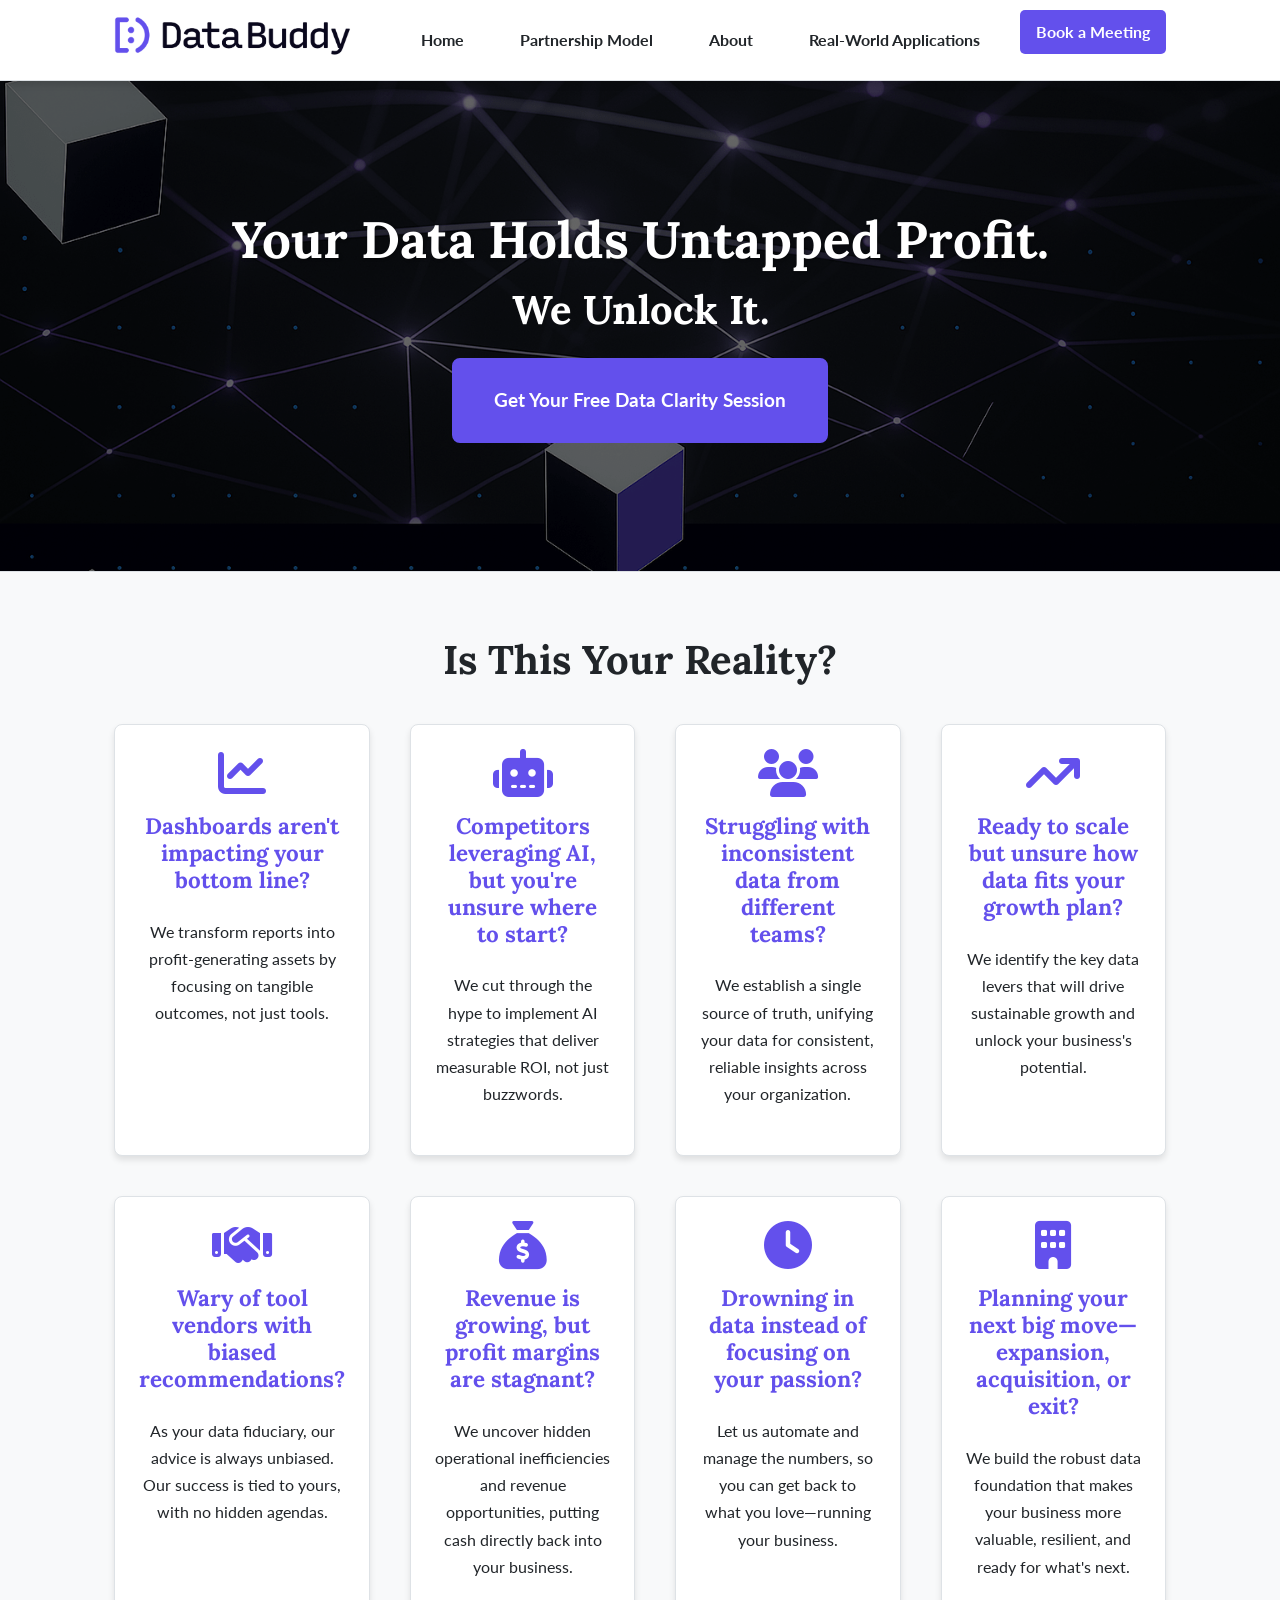
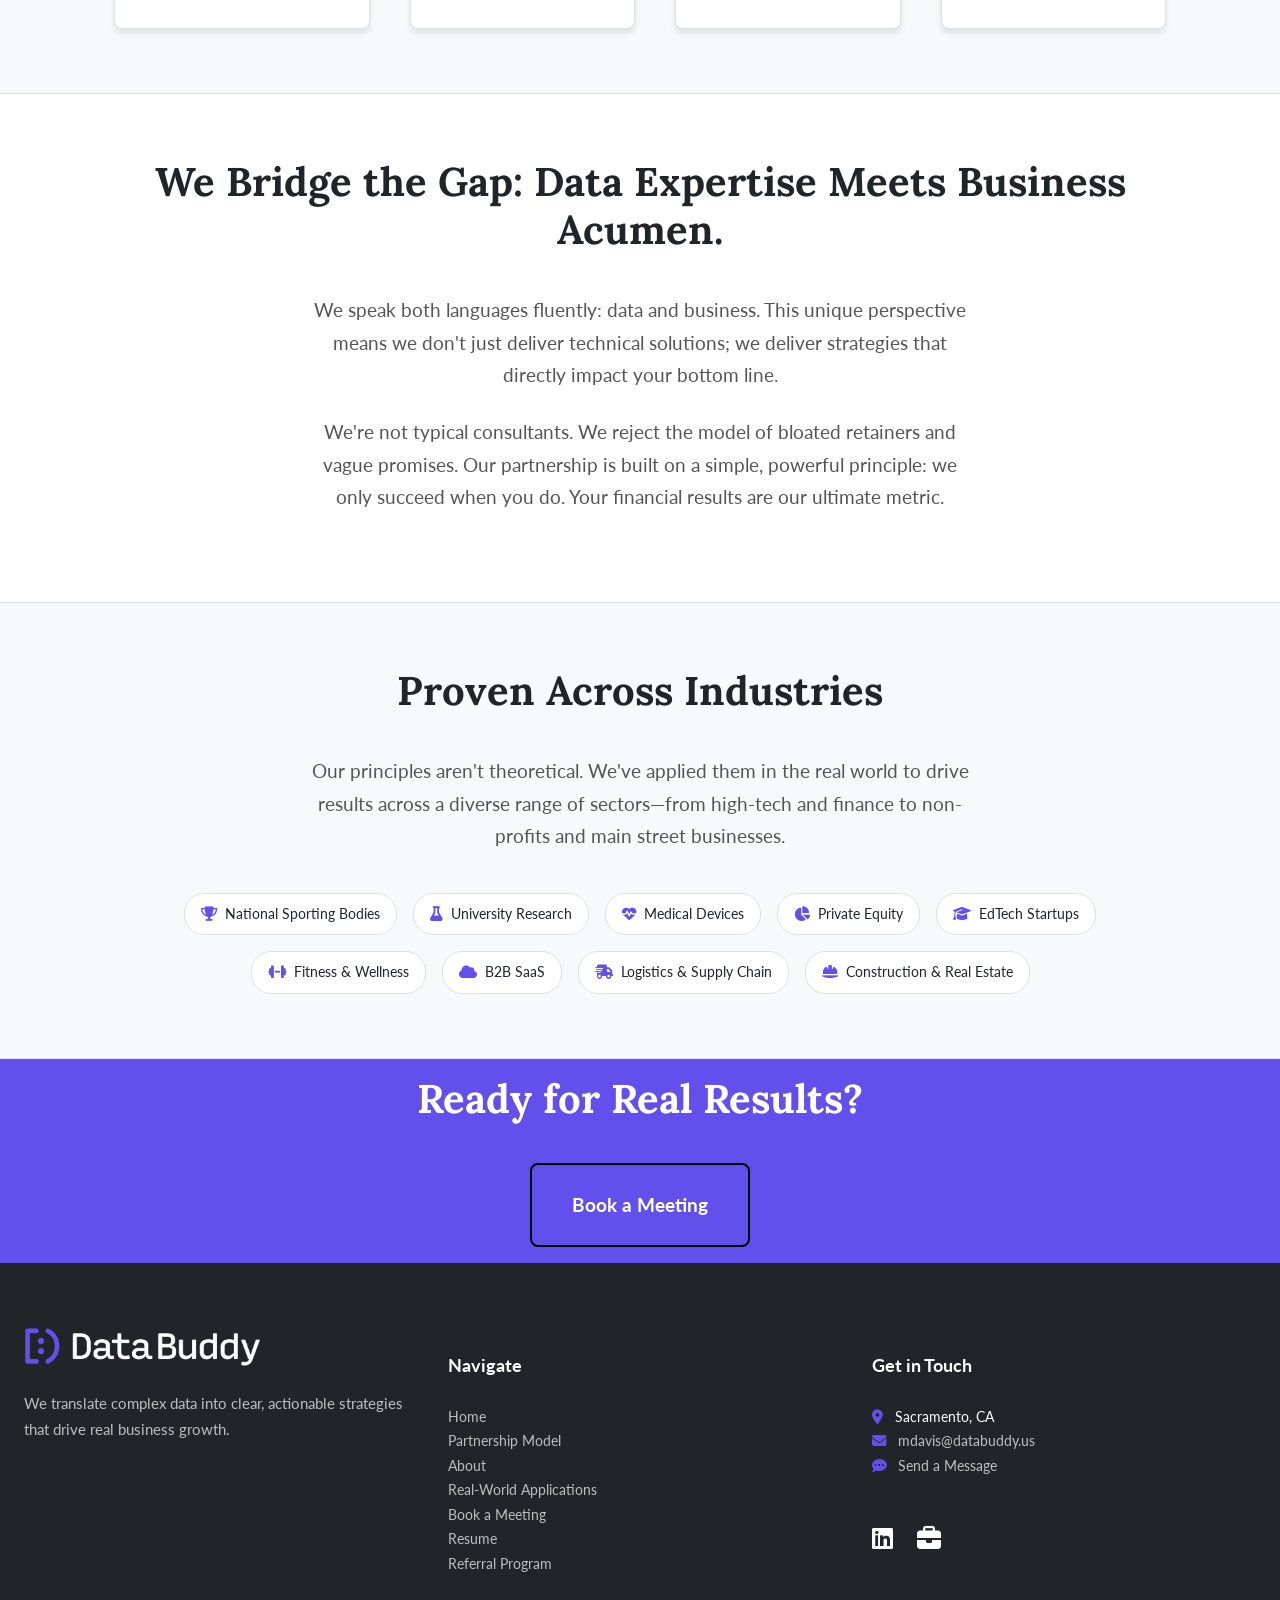
<file: index.html>
<!DOCTYPE html>
<html lang="en">

<head>
    <meta charset="UTF-8">
    <meta name="viewport" content="width=device-width, initial-scale=1.0">

    <!-- SEO Meta Tags -->
    <title>DataBuddy | Unlock Clarity, Drive Growth</title>
    <meta name="description"
        content="DataBuddy helps SMBs gain clarity, save time, and boost profit. Partner with us to transform your data into a powerful asset.">

    <!-- Google Fonts -->
    <link rel="preconnect" href="https://fonts.googleapis.com">
    <link rel="preconnect" href="https://fonts.gstatic.com" crossorigin>
    <link href="https://fonts.googleapis.com/css2?family=Lato:wght@400;700&family=Lora:wght@400;700&display=swap"
        rel="stylesheet">

    <!-- Stylesheet -->
    <link rel="stylesheet" href="style.css">
    <link rel="stylesheet" href="https://cdnjs.cloudflare.com/ajax/libs/font-awesome/6.5.2/css/all.min.css"
        integrity="sha512-SnH5WK+bZxgPHs44uWIX+LLJAJ9/2PkPKZ5QiAj6Ta86w+fsb2TkcmfRyVX3pBnMFcV7oQPJkl9QevSCWr3W6A=="
        crossorigin="anonymous" referrerpolicy="no-referrer" />

    <!-- JSON-LD Schema Markup -->
    <script type="application/ld+json">
    {
      "@context": "https://schema.org",
      "@type": "ProfessionalService",
      "name": "DataBuddy",
      "description": "A data consultancy for SMBs, specializing in data strategy, analytics, and AI integration to drive profit and efficiency.",
      "url": "https://databuddy.us",
      "logo": "assets/DataBuddy logo color RGB.png",
      "serviceType": "Data Consulting",
      "areaServed": "US",
      "hasOfferCatalog": {
        "@type": "OfferCatalog",
        "name": "DataBuddy Services",
        "itemListElement": [
          {
            "@type": "OfferCatalog",
            "name": "Data Strategy & Analytics",
            "itemListElement": [
              {
                "@type": "Offer",
                "itemOffered": {
                  "@type": "Service",
                  "name": "Fractional CDO Services"
                }
              },
              {
                "@type": "Offer",
                "itemOffered": {
                  "@type": "Service",
                  "name": "Data Automation"
                }
              }
            ]
          }
        ]
      }
    }
    </script>
</head>

<body>
    <div class="wrapper">
        <header class="site-header">
            <div class="container header-container">
                <a href="index.html" class="site-logo">
                    <img src="assets/DataBuddy logo color RGB.png" alt="DataBuddy Logo">
                </a>
                <button class="nav-toggle" aria-controls="main-nav" aria-expanded="false">
                    <span class="hamburger" aria-hidden="true"></span>
                    <span class="sr-only">Menu</span>
                </button>
                <nav class="main-nav" id="main-nav">
                    <ul>
                        <li><a href="index.html" class="active">Home</a></li>
                        <li><a href="partnership-model.html">Partnership Model</a></li>
                        <li><a href="about.html">About</a></li>
                        <li><a href="real-world-applications.html">Real-World Applications</a></li>
                        <li><a href="contact.html" class="nav-button">Book a Meeting</a></li>
                    </ul>
                </nav>
            </div>
        </header>

        <main>
            <section class="hero">
                <div class="container">
                    <h1>Your Data Holds Untapped Profit.</h1>
                    <h2>We Unlock It.</h2>
                    <a href="contact.html" class="cta-button">Get Your Free Data Clarity Session</a>
                </div>
            </section>

            <section class="problem-solution bg-light">
                <div class="container">
                    <h2 class="section-title">Is This Your Reality?</h2>
                    <div class="problem-cards">
                        <div class="problem-card">
                            <i class="fa-solid fa-chart-line"></i>
                            <h3>Dashboards aren't impacting your bottom line?</h3>
                            <p>We transform reports into profit-generating assets by focusing on tangible outcomes, not
                                just tools.</p>
                        </div>
                        <div class="problem-card">
                            <i class="fa-solid fa-robot"></i>
                            <h3>Competitors leveraging AI, but you're unsure where to start?</h3>
                            <p>We cut through the hype to implement AI strategies that deliver measurable ROI, not just
                                buzzwords.</p>
                        </div>
                        <div class="problem-card">
                            <i class="fa-solid fa-users"></i>
                            <h3>Struggling with inconsistent data from different teams?</h3>
                            <p>We establish a single source of truth, unifying your data for consistent, reliable
                                insights across your organization.</p>
                        </div>
                        <div class="problem-card">
                            <i class="fa-solid fa-arrow-trend-up"></i>
                            <h3>Ready to scale but unsure how data fits your growth plan?</h3>
                            <p>We identify the key data levers that will drive sustainable growth and unlock your
                                business's potential.</p>
                        </div>
                        <div class="problem-card">
                            <i class="fa-solid fa-handshake"></i>
                            <h3>Wary of tool vendors with biased recommendations?</h3>
                            <p>As your data fiduciary, our advice is always unbiased. Our success is tied to yours, with
                                no hidden agendas.</p>
                        </div>
                        <div class="problem-card">
                            <i class="fa-solid fa-sack-dollar"></i>
                            <h3>Revenue is growing, but profit margins are stagnant?</h3>
                            <p>We uncover hidden operational inefficiencies and revenue opportunities, putting cash
                                directly back into your business.</p>
                        </div>
                        <div class="problem-card">
                            <i class="fa-solid fa-clock"></i>
                            <h3>Drowning in data instead of focusing on your passion?</h3>
                            <p>Let us automate and manage the numbers, so you can get back to what you love—running your
                                business.</p>
                        </div>
                        <div class="problem-card">
                            <i class="fa-solid fa-building"></i>
                            <h3>Planning your next big move—expansion, acquisition, or exit?</h3>
                            <p>We build the robust data foundation that makes your business more valuable, resilient,
                                and ready for what's next.</p>
                        </div>
                    </div>
                </div>
            </section>

            <section class="reiterate">
                <div class="container text-center">
                    <h2 class="section-title">We Bridge the Gap: Data Expertise Meets Business Acumen.</h2>
                    <p class="subtitle">We speak both languages fluently: data and business. This unique perspective
                        means we don't just deliver technical solutions; we deliver strategies that directly impact your
                        bottom line.</p>
                    <p class="subtitle">We're not typical consultants. We reject the model of bloated retainers and
                        vague promises. Our partnership is built on a simple, powerful principle: we only succeed when
                        you do. Your financial results are our ultimate metric.</p>
                </div>
            </section>

            <section class="trusted-by bg-light">
                <div class="container">
                    <h2 class="section-title">Proven Across Industries</h2>
                    <p class="subtitle">Our principles aren't theoretical. We've applied them in the real world to
                        drive results across a diverse range of sectors—from high-tech and finance to non-profits and
                        main street businesses.</p>
                    <div class="industry-grid">
                        <div class="industry-card">
                            <i class="fa-solid fa-trophy"></i>
                            <span>National Sporting Bodies</span>
                        </div>
                        <div class="industry-card">
                            <i class="fa-solid fa-flask"></i>
                            <span>University Research</span>
                        </div>
                        <div class="industry-card">
                            <i class="fa-solid fa-heart-pulse"></i>
                            <span>Medical Devices</span>
                        </div>
                        <div class="industry-card">
                            <i class="fa-solid fa-chart-pie"></i>
                            <span>Private Equity</span>
                        </div>
                        <div class="industry-card">
                            <i class="fa-solid fa-graduation-cap"></i>
                            <span>EdTech Startups</span>
                        </div>
                        <div class="industry-card">
                            <i class="fa-solid fa-dumbbell"></i>
                            <span>Fitness & Wellness</span>
                        </div>
                        <div class="industry-card">
                            <i class="fa-solid fa-cloud"></i>
                            <span>B2B SaaS</span>
                        </div>
                        <div class="industry-card">
                            <i class="fa-solid fa-truck-fast"></i>
                            <span>Logistics & Supply Chain</span>
                        </div>
                        <div class="industry-card">
                            <i class="fa-solid fa-hard-hat"></i>
                            <span>Construction & Real Estate</span>
                        </div>
                    </div>
                </div>
            </section>

            <section class="cta-bottom text-center">
                <div class="container">
                    <h2 class="section-title">Ready for Real Results?</h2>
                    <a href="contact.html" class="cta-button">Book a Meeting</a>
                </div>
            </section>
        </main>

        <footer id="footer" class="main-footer">
            <div>
                <div class="footer-grid">
                    <div class="footer-column">
                        <a href="index.html" class="footer-logo-link">
                            <img src="assets/DataBuddy logo color white letters RGB.png" alt="DataBuddy LLC Logo"
                                class="logo-image">
                        </a>
                        <p class="footer-tagline">We translate complex data into clear, actionable strategies that drive
                            real business growth.</p>
                    </div>

                    <div class="footer-column">
                        <h4 class="footer-heading">Navigate</h4>
                        <ul class="footer-nav-vertical">
                            <li><a href="index.html" class="nav-link">Home</a></li>
                            <li><a href="partnership-model.html" class="nav-link">Partnership Model</a></li>
                            <li><a href="about.html" class="nav-link">About</a></li>
                            <li><a href="real-world-applications.html" class="nav-link">Real-World Applications</a></li>
                            <li><a href="contact.html" class="nav-link">Book a Meeting</a></li>
                            <li><a href="resume.html" class="nav-link">Resume</a></li>
                            <li><a href="referral_one_pager.html" class="nav-link">Referral Program</a></li>
                        </ul>
                    </div>

                    <div class="footer-column">
                        <h4 class="footer-heading">Get in Touch</h4>
                        <ul class="footer-contact-list">
                            <li><i class="fa-solid fa-location-dot"></i> <span>Sacramento, CA</span></li>
                            <li><i class="fa-solid fa-envelope"></i> <a href="mailto:mdavis@databuddy.us"
                                    class="nav-link">mdavis@databuddy.us</a></li>
                            <li><i class="fa-solid fa-comment-dots"></i> <a href="contact.html" class="nav-link">Send a Message</a></li>
                        </ul>
                        <div class="footer-socials">
                            <a href="https://www.linkedin.com/in/michaeladavis1/" target="_blank"
                                rel="noopener noreferrer" class="social-link" aria-label="LinkedIn Profile">
                                <i class="fa-brands fa-linkedin"></i>
                            </a>
                            <a href="https://metricdrive.us" target="_blank" rel="noopener noreferrer"
                                class="social-link" aria-label="MetricDrive Website">
                                <i class="fa-solid fa-briefcase"></i>
                            </a>
                        </div>
                    </div>
</file>
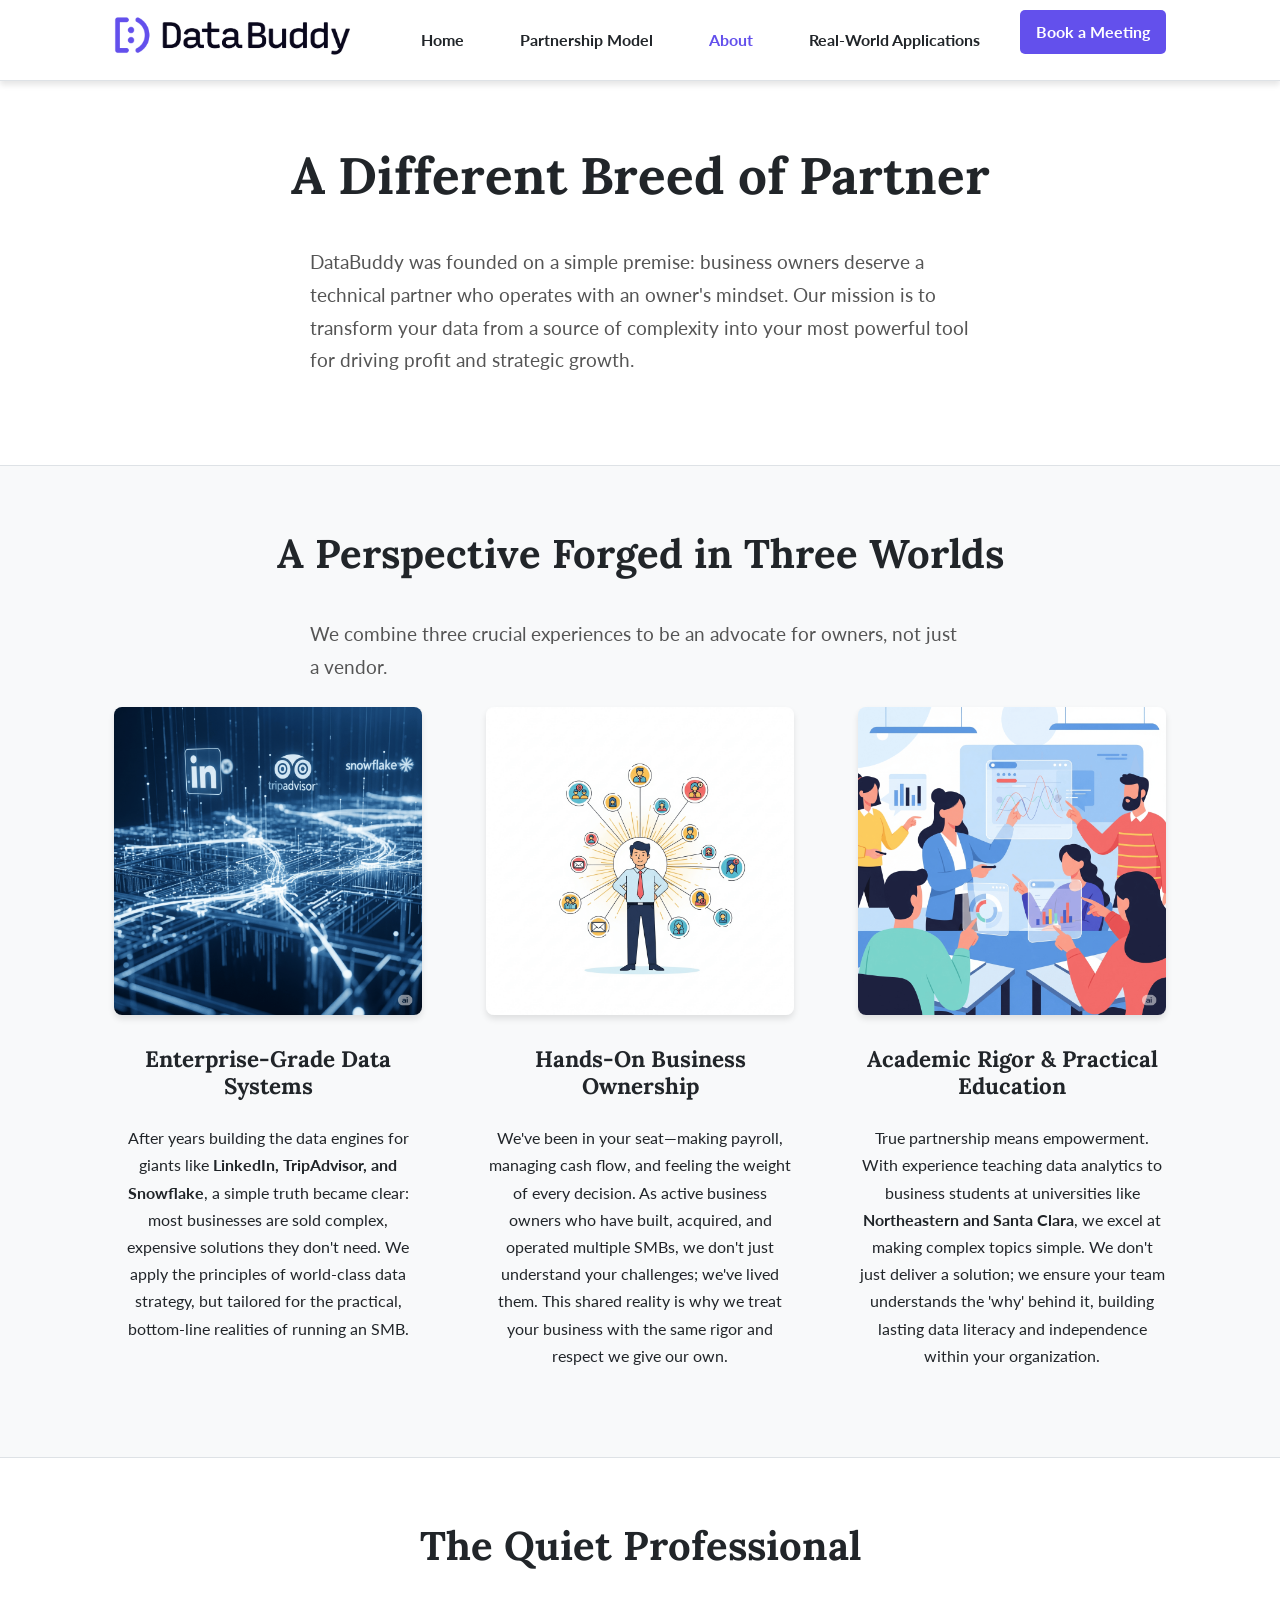
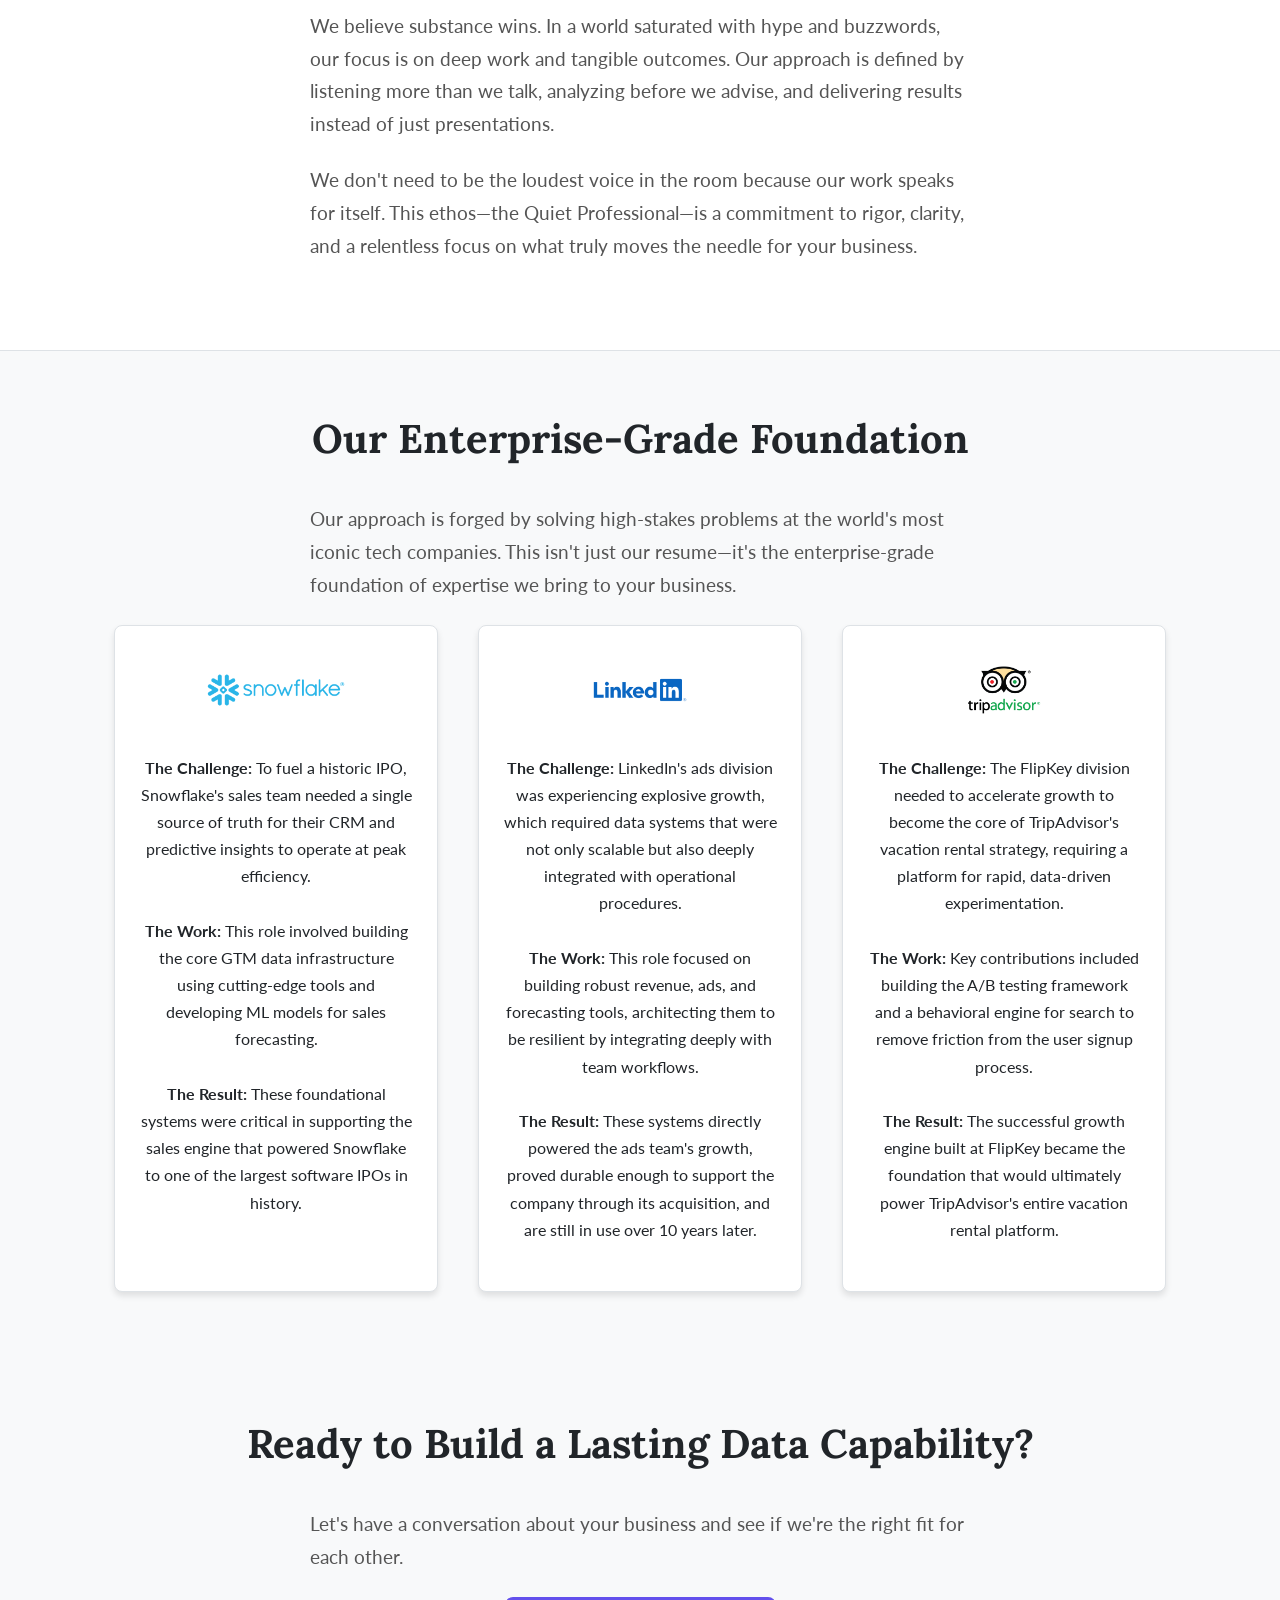
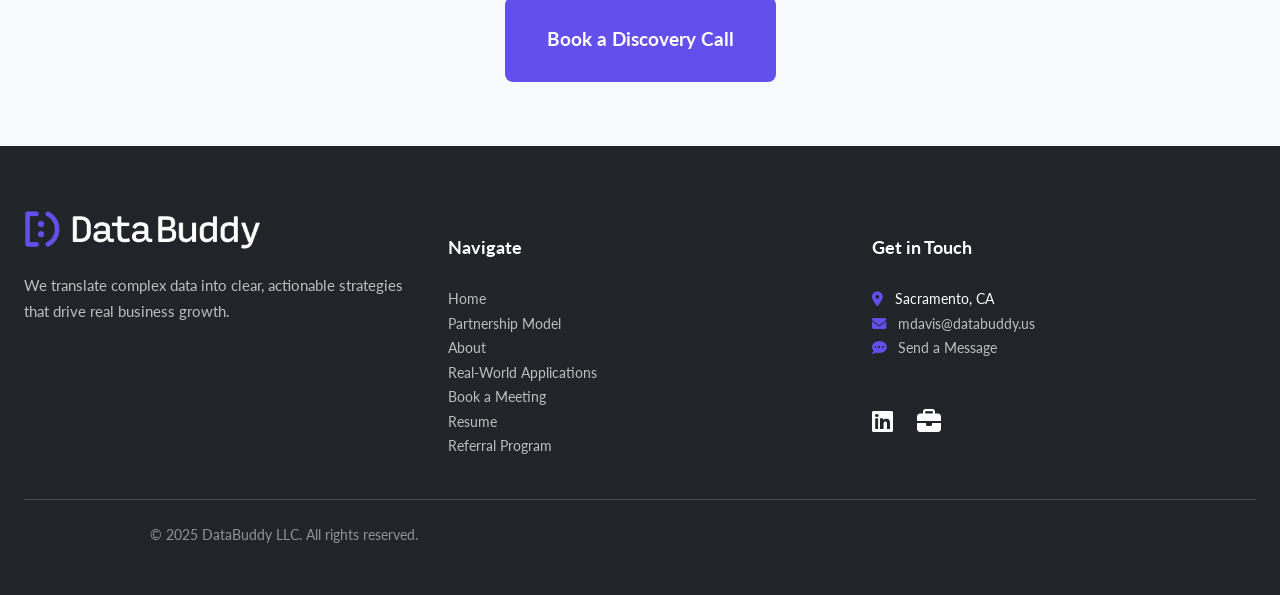
<file: about.html>
<!DOCTYPE html>
<html lang="en">

<head>
    <meta charset="UTF-8">
    <meta name="viewport" content="width=device-width, initial-scale=1.0">

    <!-- SEO Meta Tags -->
    <title>DataBuddy | Unlock Clarity, Drive Growth</title>
    <meta name="description"
        content="DataBuddy helps SMBs gain clarity, save time, and boost profit. Partner with us to transform your data into a powerful asset.">

    <!-- Google Fonts -->
    <link rel="preconnect" href="https://fonts.googleapis.com">
    <link rel="preconnect" href="https://fonts.gstatic.com" crossorigin>
    <link href="https://fonts.googleapis.com/css2?family=Lato:wght@400;700&family=Lora:wght@400;700&display=swap"
        rel="stylesheet">

    <!-- Stylesheet -->
    <link rel="stylesheet" href="style.css">
    <link rel="stylesheet" href="https://cdnjs.cloudflare.com/ajax/libs/font-awesome/6.5.2/css/all.min.css"
        integrity="sha512-SnH5WK+bZxgPHs44uWIX+LLJAJ9/2PkPKZ5QiAj6Ta86w+fsb2TkcmfRyVX3pBnMFcV7oQPJkl9QevSCWr3W6A=="
        crossorigin="anonymous" referrerpolicy="no-referrer" />

    <!-- JSON-LD Schema Markup -->
    <script type="application/ld+json">
    {
      "@context": "https://schema.org",
      "@type": "ProfessionalService",
      "name": "DataBuddy",
      "description": "A data consultancy for SMBs, specializing in data strategy, analytics, and AI integration to drive profit and efficiency.",
      "url": "https://databuddy.us",
      "logo": "assets/DataBuddy logo color RGB.png",
      "serviceType": "Data Consulting",
      "areaServed": "US",
      "hasOfferCatalog": {
        "@type": "OfferCatalog",
        "name": "DataBuddy Services",
        "itemListElement": [
          {
            "@type": "OfferCatalog",
            "name": "Data Strategy & Analytics",
            "itemListElement": [
              {
                "@type": "Offer",
                "itemOffered": {
                  "@type": "Service",
                  "name": "Fractional CDO Services"
                }
              },
              {
                "@type": "Offer",
                "itemOffered": {
                  "@type": "Service",
                  "name": "Data Automation"
                }
              }
            ]
          }
        ]
      }
    }
    </script>
</head>

<body>
    <div class="wrapper">
        <header class="site-header">
            <div class="container header-container">
                <a href="index.html" class="site-logo">
                    <img src="assets/DataBuddy logo color RGB.png" alt="DataBuddy Logo">
                </a>
                <button class="nav-toggle" aria-controls="main-nav" aria-expanded="false">
                    <span class="hamburger" aria-hidden="true"></span>
                    <span class="sr-only">Menu</span>
                </button>
                <nav class="main-nav" id="main-nav">
                    <ul>
                        <li><a href="index.html">Home</a></li>
                        <li><a href="partnership-model.html">Partnership Model</a></li>
                        <li><a href="about.html" class="active">About</a></li>
                        <li><a href="real-world-applications.html">Real-World Applications</a></li>
                        <li><a href="contact.html" class="nav-button">Book a Meeting</a></li>
                    </ul>
                </nav>
            </div>
        </header>

        <main>
            <section class="page-header">
                <div class="container">
                    <h1 class="section-title">A Different Breed of Partner</h1>
                    <p class="subtitle">DataBuddy was founded on a simple premise: business owners deserve a technical
                        partner who operates with an owner's mindset. Our mission is to transform your data from a
                        source of complexity into your most powerful tool for driving profit and strategic growth.</p>
                </div>
            </section>

            <section class="philosophy-content bg-light">
                <div class="container">
                    <h2 class="section-title">A Perspective Forged in Three Worlds</h2>
                    <p class="subtitle">We combine three crucial experiences to be an advocate for owners, not just a
                        vendor.</p>
                    <div class="philosophy-grid">
                        <div class="philosophy-item">
                            <img src="assets/enterprise_experience.png" alt="Illustration of a high tech data system">
                            <h3>Enterprise-Grade Data Systems</h3>
                            <p>After years building the data engines for giants like <strong>LinkedIn, TripAdvisor, and
                                    Snowflake</strong>, a simple truth became clear: most businesses are sold complex,
                                expensive solutions they don't need. We apply the principles of world-class data
                                strategy, but tailored for the practical, bottom-line realities of running an SMB.</p>
                        </div>
                        <div class="philosophy-item">
                            <img src="assets/owner_many_hats.png"
                                alt="Illustration of a business owner considering many responsibilities">
                            <h3>Hands-On Business Ownership</h3>
                            <p>We've been in your seat—making payroll, managing cash flow, and feeling the weight of
                                every decision. As active business owners who have built, acquired, and operated
                                multiple SMBs, we don't just understand your challenges; we've lived them. This shared
                                reality is why we treat your business with the same rigor and respect we give our own.
                            </p>
                        </div>
                        <div class="philosophy-item">
                            <img src="assets/modern_teaching.png" alt="Illustration of a project based classroom">
                            <h3>Academic Rigor & Practical Education</h3>
                            <p>True partnership means empowerment. With experience teaching data analytics to business
                                students at universities like <strong>Northeastern and Santa Clara</strong>, we excel at
                                making complex topics simple. We don't just deliver a solution; we ensure your team
                                understands the 'why' behind it, building lasting data literacy and independence within
                                your organization.</p>
                        </div>
                    </div>
                </div>
            </section>

            <section class="quiet-professional">
                <div class="container">
                    <h2 class="section-title">The Quiet Professional</h2>
                    <p class="subtitle">We believe substance wins. In a world saturated with hype and buzzwords, our
                        focus is on deep work and tangible outcomes. Our approach is defined by listening more than we
                        talk, analyzing before we advise, and delivering results instead of just presentations.</p>
                    <p class="subtitle">We don't need to be the loudest voice in the room because our work speaks for
                        itself. This ethos—the Quiet Professional—is a commitment to rigor, clarity, and a relentless
                        focus on what truly moves the needle for your business.</p>
                </div>
            </section>

            <section class="experience-section bg-light">
                <div class="container">
                    <h2 class="section-title">Our Enterprise-Grade Foundation</h2>
                    <p class="subtitle">Our approach is forged by solving high-stakes problems at the world's most
                        iconic tech companies. This isn't just our resume—it's the enterprise-grade foundation of
                        expertise we bring to your business.</p>
                    <div class="experience-grid">
                        <div class="experience-card">
                            <img src="assets/snowflake-logo.png" alt="Snowflake Logo" class="experience-logo">
                            <p><strong>The Challenge:</strong> To fuel a historic IPO,
                                Snowflake's sales team needed a single source of truth for their CRM and predictive
                                insights to operate at peak efficiency.<br><br><strong>The Work:</strong> This role
                                involved building the core GTM data infrastructure using cutting-edge tools and
                                developing ML models for sales forecasting.<br><br><strong>The Result:</strong>
                                These foundational systems were critical in supporting the sales engine that powered
                                Snowflake to one of the largest software IPOs in history.</p>
                        </div>
                        <div class="experience-card">
                            <img src="assets/linkedin-logo.png" alt="LinkedIn Logo" class="experience-logo">
                            <p><strong>The Challenge:</strong> LinkedIn's ads division was
                                experiencing explosive growth, which required data systems that were not only
                                scalable but also deeply integrated with operational procedures.<br><br><strong>The
                                    Work:</strong> This role focused on building robust revenue, ads, and
                                forecasting tools, architecting them to be resilient by integrating deeply with team
                                workflows.<br><br><strong>The Result:</strong> These systems directly powered the
                                ads team's growth, proved durable enough to support the company through its
                                acquisition, and are still in use over 10 years later.</p>
                        </div>
                        <div class="experience-card">
                            <img src="assets/tripadvisor-logo.png" alt="TripAdvisor Logo" class="experience-logo">
                            <p><strong>The Challenge:</strong> The FlipKey division needed
                                to accelerate growth to become the core of TripAdvisor's vacation rental strategy,
                                requiring a platform for rapid, data-driven experimentation.<br><br><strong>The
                                    Work:</strong> Key contributions included building the A/B testing framework and
                                a behavioral engine for search to remove friction from the user signup
                                process.<br><br><strong>The Result:</strong> The successful growth engine built at
                                FlipKey became the foundation that would ultimately power TripAdvisor's entire
                                vacation rental platform.</p>
                        </div>
                    </div>
                </div>
            </section>
        </main>

        <section class="cta-section bg-light">
            <div class="container text-center">
                <h2 class="section-title">Ready to Build a Lasting Data Capability?</h2>
                <p class="subtitle">Let's have a conversation about your business and see if we're the right fit for
                    each other.</p>
                <a href="contact.html" class="cta-button">Book a Discovery Call</a>
            </div>
        </section>

        <footer id="footer" class="main-footer">
            <div>
                <div class="footer-grid">
                    <div class="footer-column">
                        <a href="index.html" class="footer-logo-link">
                            <img src="assets/DataBuddy logo color white letters RGB.png" alt="DataBuddy LLC Logo"
                                class="logo-image">
                        </a>
                        <p class="footer-tagline">We translate complex data into clear, actionable strategies that drive
                            real business growth.</p>
                    </div>

                    <div class="footer-column">
                        <h4 class="footer-heading">Navigate</h4>
                        <ul class="footer-nav-vertical">
                            <li><a href="index.html" class="nav-link">Home</a></li>
                            <li><a href="partnership-model.html" class="nav-link">Partnership Model</a></li>
                            <li><a href="about.html" class="nav-link">About</a></li>
                            <li><a href="real-world-applications.html" class="nav-link">Real-World Applications</a></li>
                            <li><a href="contact.html" class="nav-link">Book a Meeting</a></li>
                            <li><a href="resume.html" class="nav-link">Resume</a></li>
                            <li><a href="referral_one_pager.html" class="nav-link">Referral Program</a></li>
                        </ul>
                    </div>

                    <div class="footer-column">
                        <h4 class="footer-heading">Get in Touch</h4>
                        <ul class="footer-contact-list">
                            <li><i class="fa-solid fa-location-dot"></i> <span>Sacramento, CA</span></li>
                            <li><i class="fa-solid fa-envelope"></i> <a href="mailto:mdavis@databuddy.us"
                                    class="nav-link">mdavis@databuddy.us</a></li>
                            <li><i class="fa-solid fa-comment-dots"></i> <a href="contact.html" class="nav-link">Send a Message</a></li>
                        </ul>
                        <div class="footer-socials">
                            <a href="https://www.linkedin.com/in/michaeladavis1/" target="_blank"
                                rel="noopener noreferrer" class="social-link" aria-label="LinkedIn Profile">
                                <i class="fa-brands fa-linkedin"></i>
                            </a>
                            <a href="https://metricdrive.us" target="_blank" rel="noopener noreferrer"
                                class="social-link" aria-label="MetricDrive Website">
                                <i class="fa-solid fa-briefcase"></i>
                            </a>
                        </div>
                    </div>
                </div>
                <div class="footer-bottom">
                    <p class="footer-copyright">&copy; 2025 DataBuddy LLC. All rights reserved.</p>
                </div>
            </div>
        </footer>

        <script src="script.js"></script>
</body>

</html>
</file>
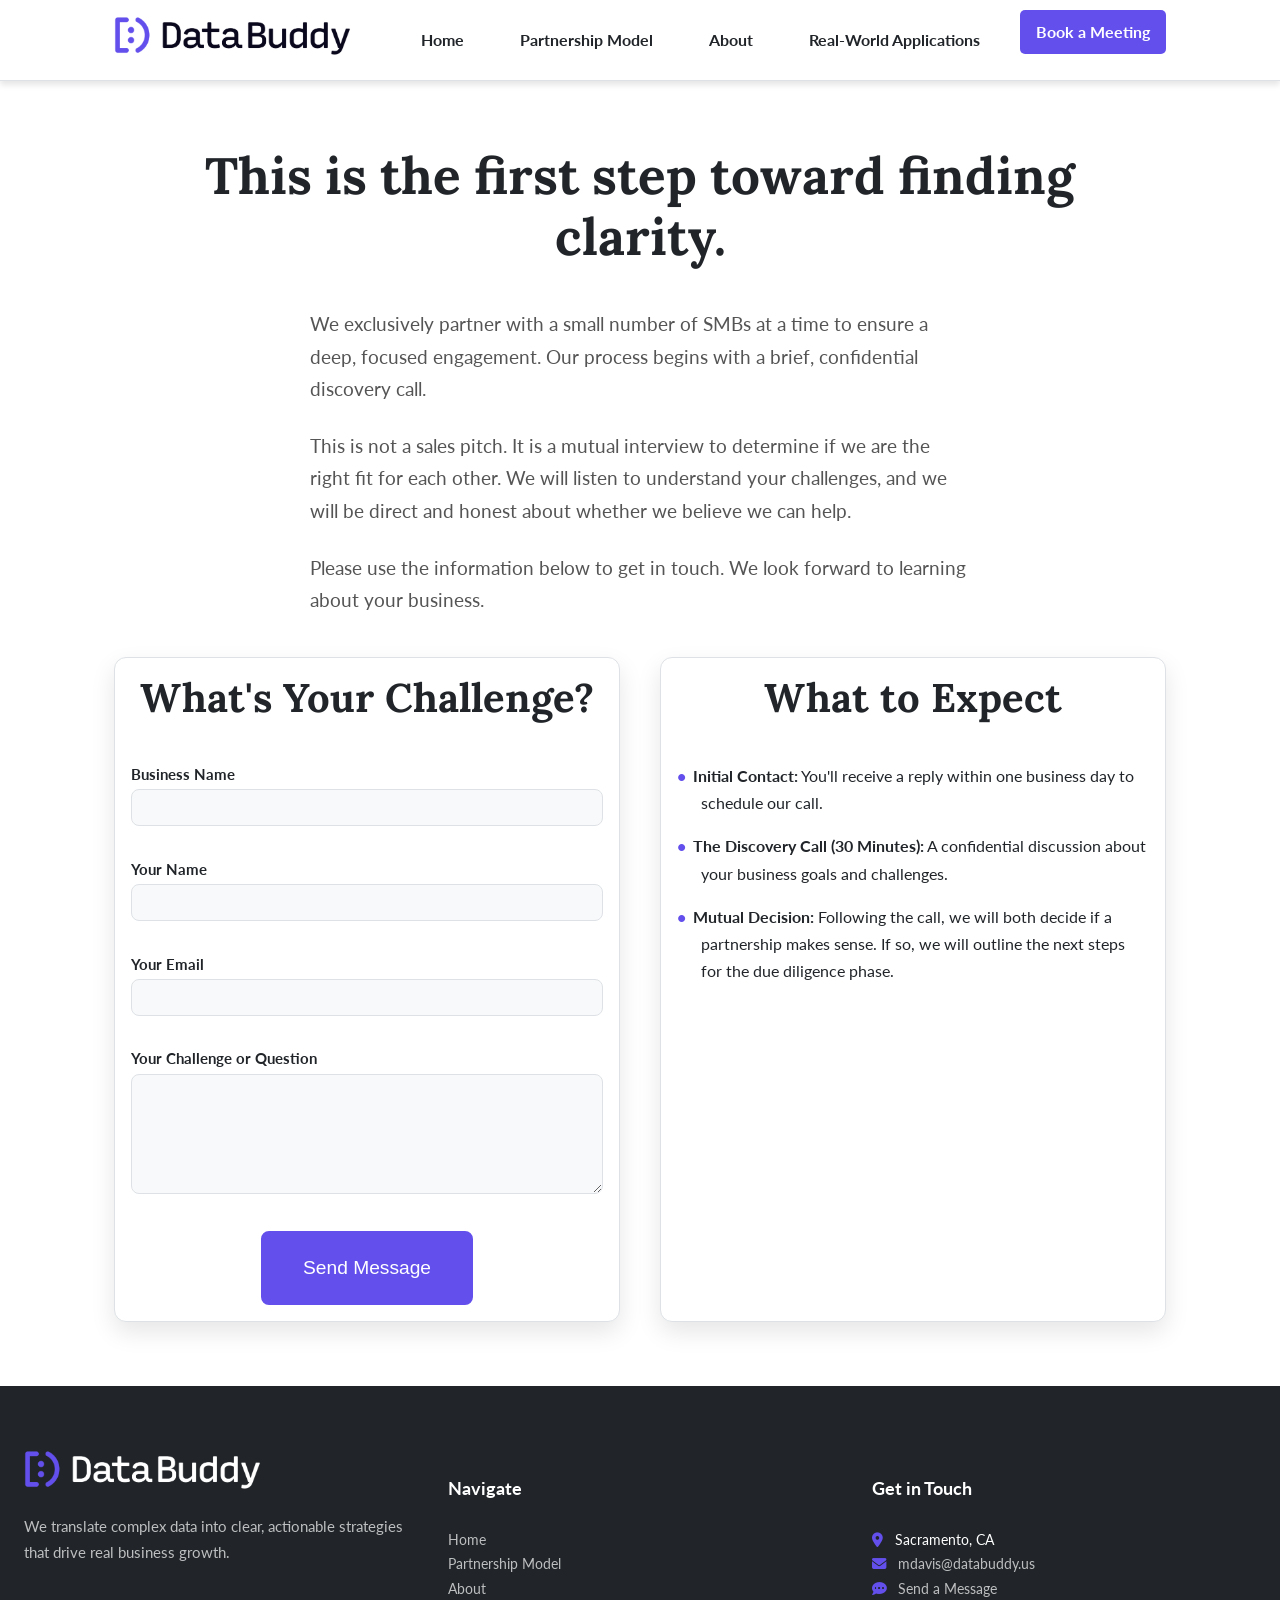
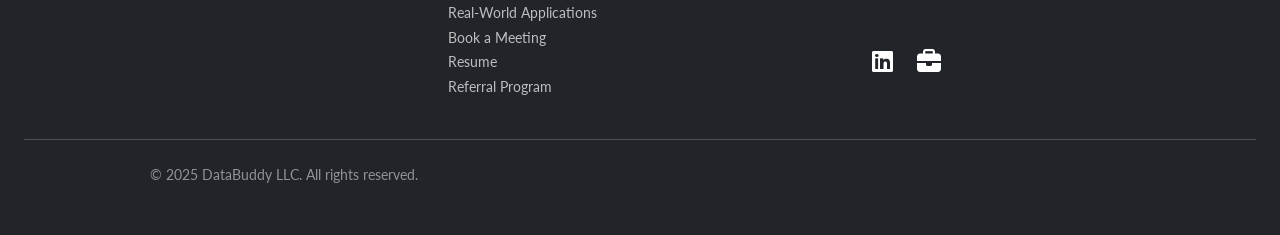
<file: contact.html>
<!DOCTYPE html>
<html lang="en">

<head>
    <meta charset="UTF-8">
    <meta name="viewport" content="width=device-width, initial-scale=1.0">

    <!-- SEO Meta Tags -->
    <title>DataBuddy | Unlock Clarity, Drive Growth</title>
    <meta name="description"
        content="Ready to transform your data into profit? Contact DataBuddy to schedule a free, confidential data clarity session. Learn how we can help your SMB.">

    <!-- Google Fonts -->
    <link rel="preconnect" href="https://fonts.googleapis.com">
    <link rel="preconnect" href="https://fonts.gstatic.com" crossorigin>
    <link href="https://fonts.googleapis.com/css2?family=Lato:wght@400;700&family=Lora:wght@400;700&display=swap"
        rel="stylesheet">

    <!-- Stylesheet -->
    <link rel="stylesheet" href="style.css">
    <link rel="stylesheet" href="https://cdnjs.cloudflare.com/ajax/libs/font-awesome/6.5.2/css/all.min.css"
        integrity="sha512-SnH5WK+bZxgPHs44uWIX+LLJAJ9/2PkPKZ5QiAj6Ta86w+fsb2TkcmfRyVX3pBnMFcV7oQPJkl9QevSCWr3W6A=="
        crossorigin="anonymous" referrerpolicy="no-referrer" />

    <!-- JSON-LD Schema Markup -->
    <script type="application/ld+json">
    {
      "@context": "https://schema.org",
      "@type": "ProfessionalService",
      "name": "DataBuddy",
      "description": "A data consultancy for SMBs, specializing in data strategy, analytics, and AI integration to drive profit and efficiency.",
      "url": "https://databuddy.us",
      "logo": "assets/DataBuddy logo color RGB.png",
      "serviceType": "Data Consulting",
      "areaServed": "US",
      "hasOfferCatalog": {
        "@type": "OfferCatalog",
        "name": "DataBuddy Services",
        "itemListElement": [
          {
            "@type": "OfferCatalog",
            "name": "Data Strategy & Analytics",
            "itemListElement": [
              {
                "@type": "Offer",
                "itemOffered": {
                  "@type": "Service",
                  "name": "Fractional CDO Services"
                }
              },
              {
                "@type": "Offer",
                "itemOffered": {
                  "@type": "Service",
                  "name": "Data Automation"
                }
              }
            ]
          }
        ]
      }
    }
    </script>
</head>

<body>
    <div class="wrapper">
        <header class="site-header">
            <div class="container header-container">
                <a href="index.html" class="site-logo">
                    <img src="assets/DataBuddy logo color RGB.png" alt="DataBuddy Logo">
                </a>
                <button class="nav-toggle" aria-controls="main-nav" aria-expanded="false">
                    <span class="hamburger" aria-hidden="true"></span>
                    <span class="sr-only">Menu</span>
                </button>
                <nav class="main-nav" id="main-nav">
                    <ul>
                        <li><a href="index.html">Home</a></li>
                        <li><a href="partnership-model.html">Partnership Model</a></li>
                        <li><a href="about.html">About</a></li>
                        <li><a href="real-world-applications.html">Real-World Applications</a></li>
                        <li><a href="contact.html" class="nav-button active">Book a Meeting</a></li>
                    </ul>
                </nav>
            </div>
        </header>

        <main>
            <section class="contact-page">
                <div class="container">
                    <h1 class="section-title">This is the first step toward finding clarity.</h1>
                    <p class="subtitle">We exclusively partner with a small number of SMBs at a time to ensure a deep,
                        focused engagement. Our process begins with a brief, confidential discovery call.</p>
                    <p class="subtitle">This is not a sales pitch. It is a mutual interview to determine if we are the
                        right fit for each other. We will listen to understand your challenges, and we will be direct
                        and honest about whether we believe we can help.</p>
                    <p class="subtitle">Please use the information below to get in touch. We look forward to learning
                        about your business.</p>

                    <div class="contact-grid">
                        <div class="contact-form-container">
                            <h2 class="section-title">What's Your Challenge?</h2>
                            <form class="contact-form" id="contact-form" action="https://formspree.io/f/mdkzrpej"
                                method="POST">
                                <div class="form-group">
                                    <label for="business-name">Business Name</label>
                                    <input type="text" id="business-name" name="business-name">
                                    <div class="error-message"></div>
                                </div>
                                <div class="form-group">
                                    <label for="name">Your Name</label>
                                    <input type="text" id="name" name="name" required>
                                    <div class="error-message"></div>
                                </div>
                                <div class="form-group">
                                    <label for="email">Your Email</label>
                                    <input type="email" id="email" name="email" required>
                                    <div class="error-message"></div>
                                </div>
                                <div class="form-group">
                                    <label for="message">Your Challenge or Question</label>
                                    <textarea id="message" name="message" rows="5" required></textarea>
                                    <div class="error-message"></div>
                                </div>
                                <div class="form-group" style="display: none;">
                                    <label for="clicked-challenge-input">Clicked Challenge (Hidden)</label>
                                    <input type="hidden" id="clicked-challenge-input" name="clicked-challenge">
                                </div>
                                <button type="submit" class="cta-button">Send Message</button>
                            </form>
                            <div id="form-success-message" class="success-message" style="display: none;">
                                <h4>Thank you for your message!</h4>
                                <p>We've received your request and will get back to you within one business day. We look
                                    forward to speaking with you.</p>
                            </div>
                        </div>

                        <div class="what-to-expect">
                            <h2 class="section-title">What to Expect</h2>
                            <ul>
                                <li><strong>Initial Contact:</strong> You'll receive a reply within one business day to
                                    schedule our call.</li>
                                <li><strong>The Discovery Call (30 Minutes):</strong> A confidential discussion about
                                    your business goals and challenges.</li>
                                <li><strong>Mutual Decision:</strong> Following the call, we will both decide if a
                                    partnership makes sense. If so, we will outline the next steps for the due diligence
                                    phase.</li>
                            </ul>
                            <div class="text-center" style="margin-top: var(--spacing-l);">
                                <!-- Removed Calendly link as per user request -->
                            </div>
                        </div>
                    </div>
                </div>
            </section>
        </main>

        <footer id="footer" class="main-footer">
            <div>
                <div class="footer-grid">
                    <div class="footer-column">
                        <a href="index.html" class="footer-logo-link">
                            <img src="assets/DataBuddy logo color white letters RGB.png" alt="DataBuddy LLC Logo"
                                class="logo-image">
                        </a>
                        <p class="footer-tagline">We translate complex data into clear, actionable strategies that drive
                            real business growth.</p>
                    </div>

                    <div class="footer-column">
                        <h4 class="footer-heading">Navigate</h4>
                        <ul class="footer-nav-vertical">
                            <li><a href="index.html" class="nav-link">Home</a></li>
                            <li><a href="partnership-model.html" class="nav-link">Partnership Model</a></li>
                            <li><a href="about.html" class="nav-link">About</a></li>
                            <li><a href="real-world-applications.html" class="nav-link">Real-World Applications</a></li>
                            <li><a href="contact.html" class="nav-link">Book a Meeting</a></li>
                            <li><a href="resume.html" class="nav-link">Resume</a></li>
                            <li><a href="referral_one_pager.html" class="nav-link">Referral Program</a></li>
                        </ul>
                    </div>

                    <div class="footer-column">
                        <h4 class="footer-heading">Get in Touch</h4>
                        <ul class="footer-contact-list">
                            <li><i class="fa-solid fa-location-dot"></i> <span>Sacramento, CA</span></li>
                            <li><i class="fa-solid fa-envelope"></i> <a href="mailto:mdavis@databuddy.us"
                                    class="nav-link">mdavis@databuddy.us</a></li>
                            <li><i class="fa-solid fa-comment-dots"></i> <a href="contact.html" class="nav-link">Send a
                                    Message</a></li>
                        </ul>
                        <div class="footer-socials">
                            <a href="https://www.linkedin.com/in/michaeladavis1/" target="_blank"
                                rel="noopener noreferrer" class="social-link" aria-label="LinkedIn Profile">
                                <i class="fa-brands fa-linkedin"></i>
                            </a>
                            <a href="https://metricdrive.us" target="_blank" rel="noopener noreferrer"
                                class="social-link" aria-label="MetricDrive Website">
                                <i class="fa-solid fa-briefcase"></i>
                            </a>
                        </div>
                    </div>
                </div>
                <div class="footer-bottom">
                    <p class="footer-copyright">&copy; 2025 DataBuddy LLC. All rights reserved.</p>
                </div>
            </div>
        </footer>

        <script src="script.js"></script>
</body>

</html>
</file>
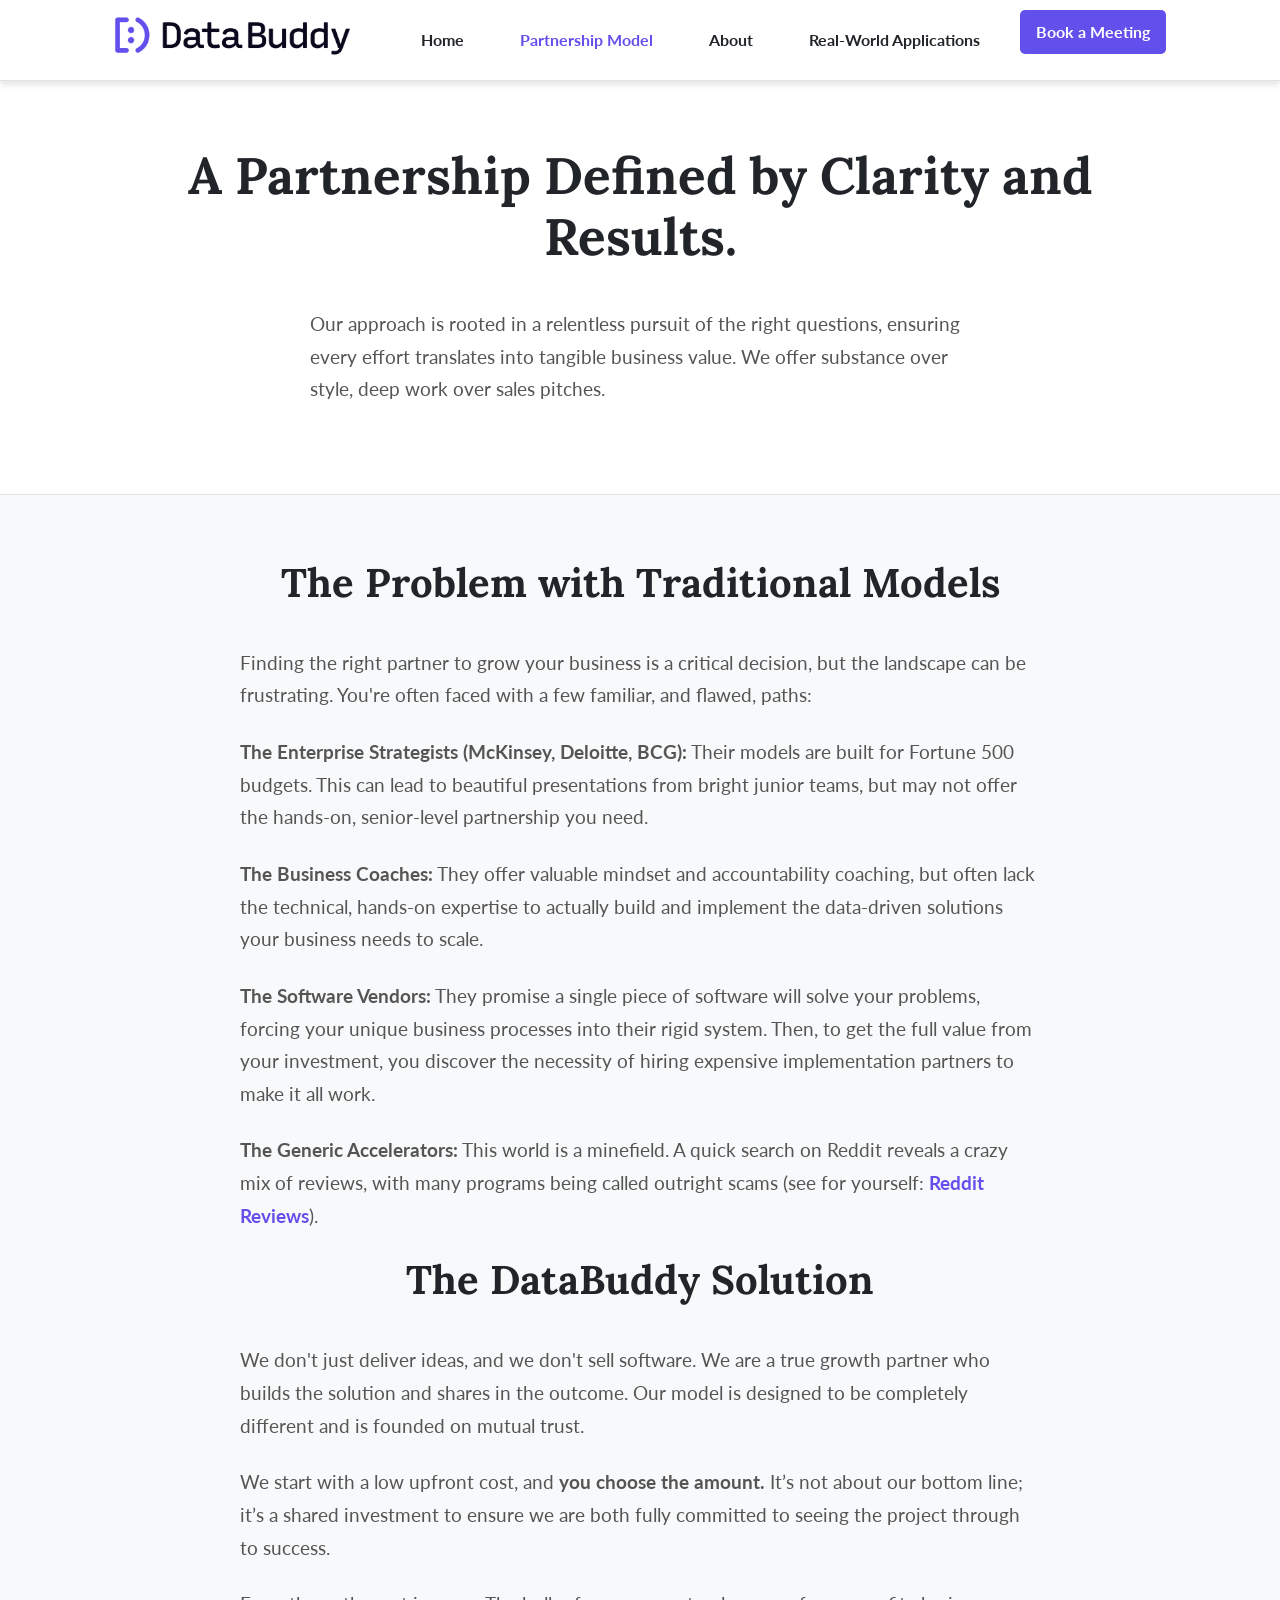
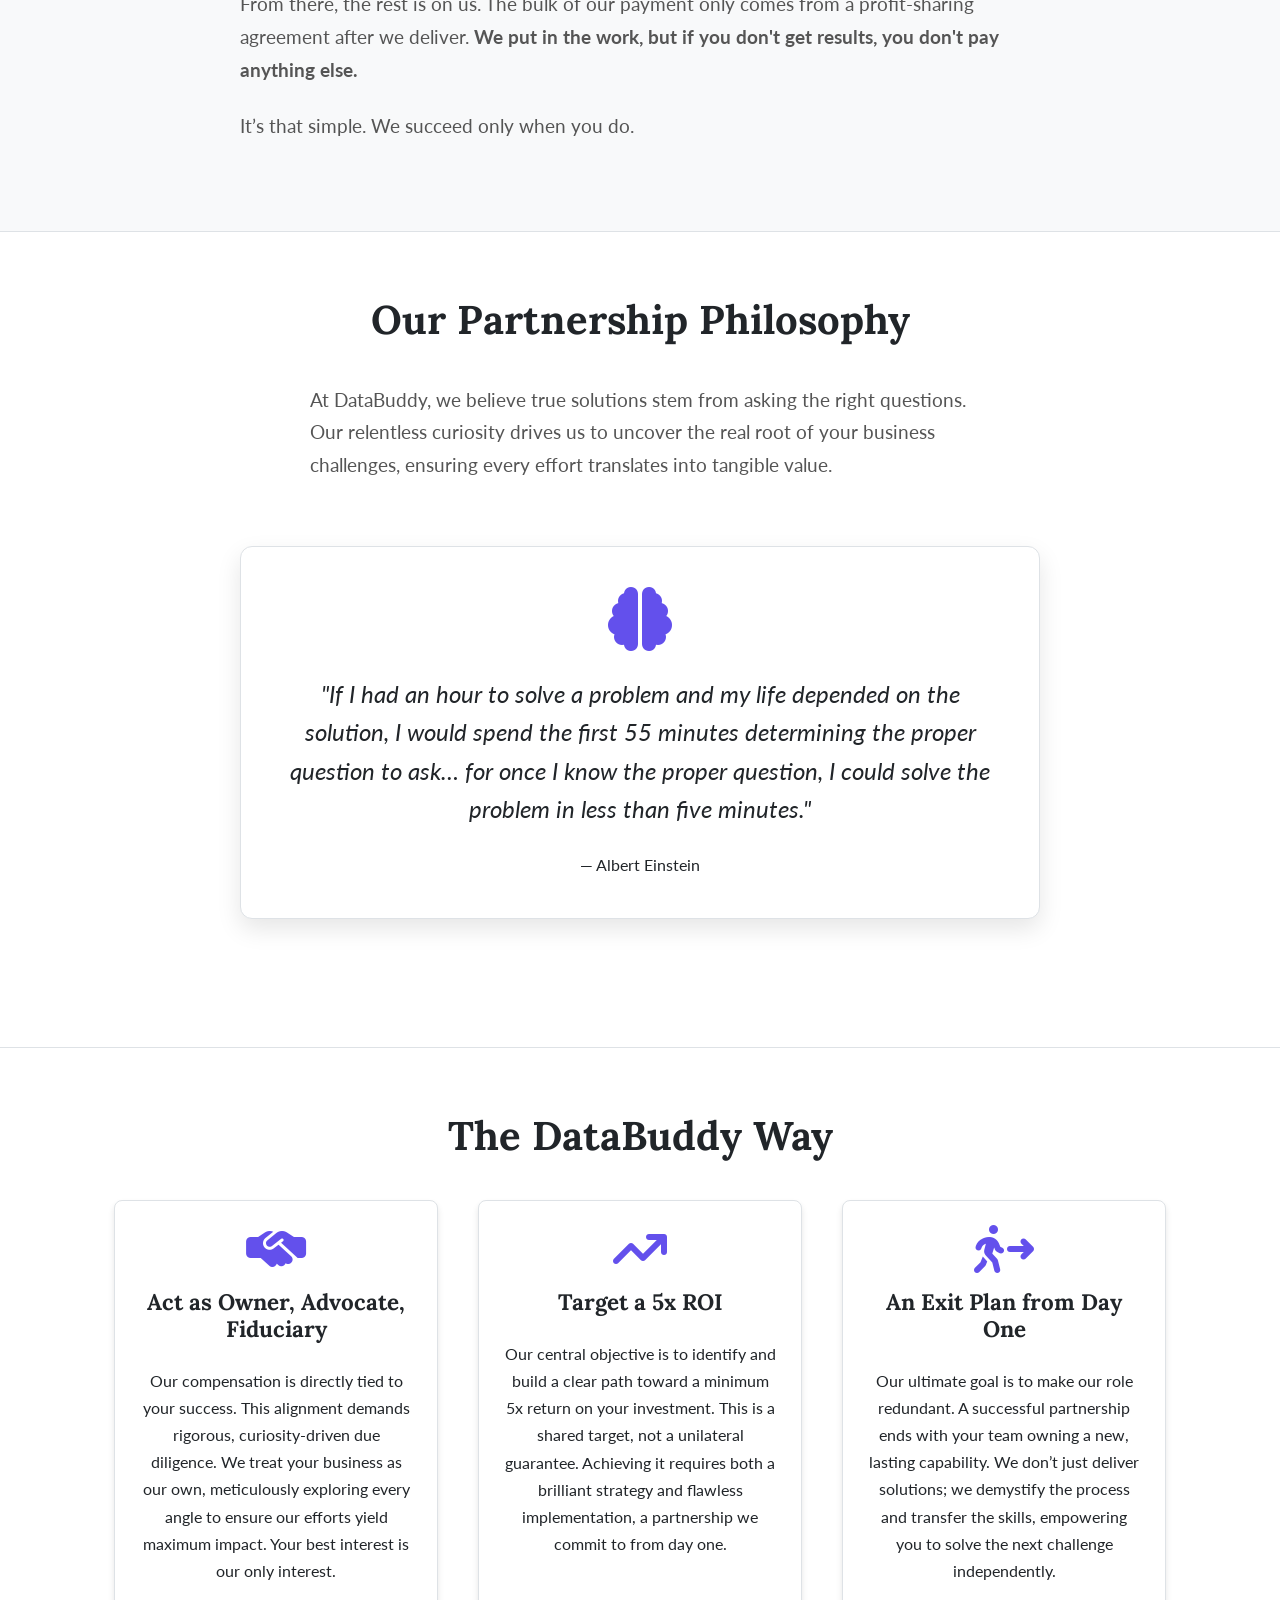
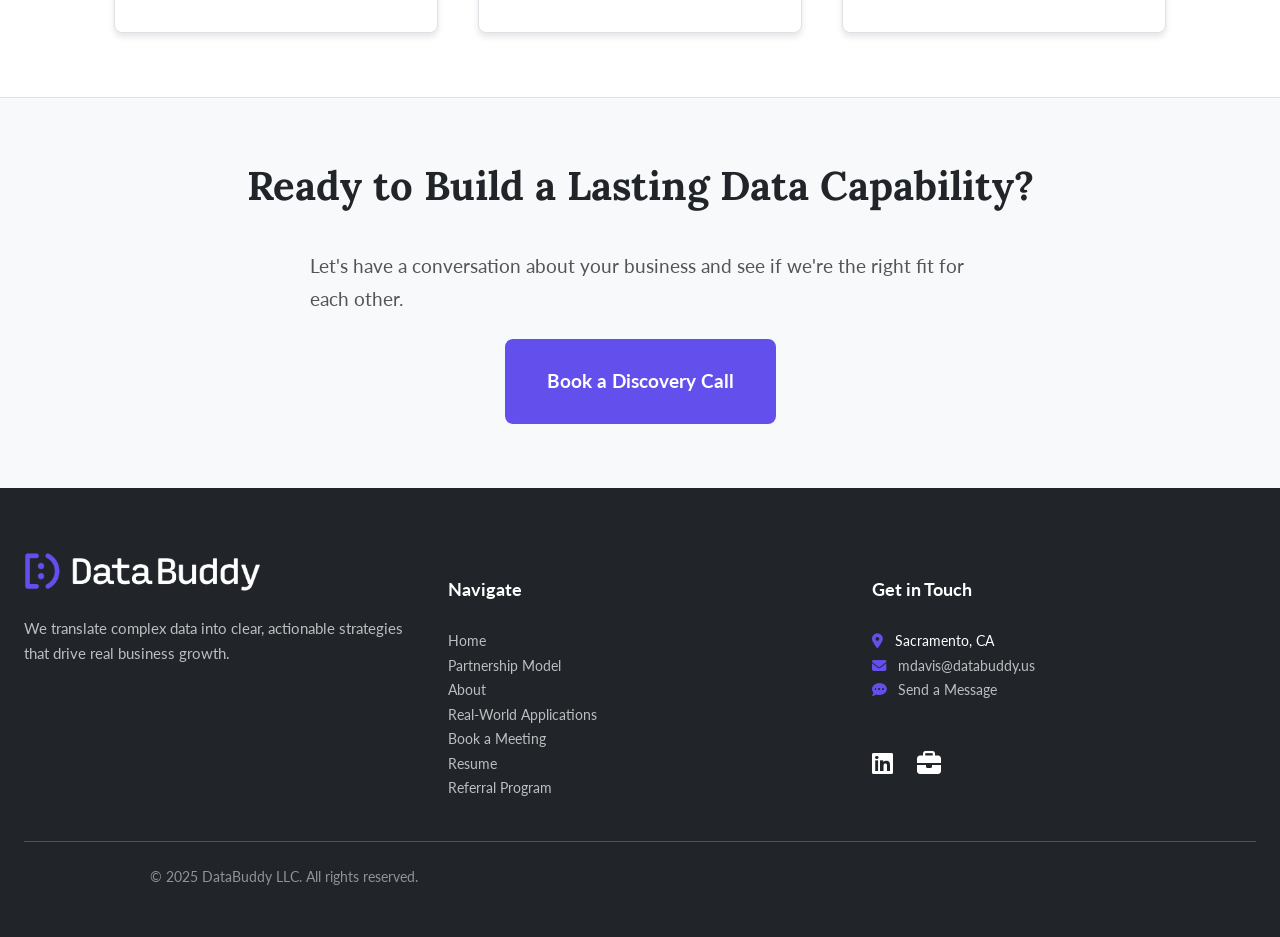
<file: partnership-model.html>
<!DOCTYPE html>
<html lang="en">

<head>
    <meta charset="UTF-8">
    <meta name="viewport" content="width=device-width, initial-scale=1.0">

    <!-- SEO Meta Tags -->
    <title>DataBuddy | Unlock Clarity, Drive Growth</title>
    <meta name="description"
        content="Discover DataBuddy's unique partnership model, focused on radical curiosity, 5x ROI targets, and building lasting data capabilities for SMBs.">

    <!-- Google Fonts -->
    <link rel="preconnect" href="https://fonts.googleapis.com">
    <link rel="preconnect" href="https://fonts.gstatic.com" crossorigin>
    <link href="https://fonts.googleapis.com/css2?family=Lato:wght@400;700&family=Lora:wght@400;700&display=swap"
        rel="stylesheet">

    <!-- Stylesheet -->
    <link rel="stylesheet" href="style.css">
    <link rel="stylesheet" href="https://cdnjs.cloudflare.com/ajax/libs/font-awesome/6.5.2/css/all.min.css"
        integrity="sha512-SnH5WK+bZxgPHs44uWIX+LLJAJ9/2PkPKZ5QiAj6Ta86w+fsb2TkcmfRyVX3pBnMFcV7oQPJkl9QevSCWr3W6A=="
        crossorigin="anonymous" referrerpolicy="no-referrer" />

    <!-- JSON-LD Schema Markup -->
    <script type="application/ld+json">
    {
      "@context": "https://schema.org",
      "@type": "ProfessionalService",
      "name": "DataBuddy",
      "description": "A data consultancy for SMBs, specializing in data strategy, analytics, and AI integration to drive profit and efficiency.",
      "url": "https://databuddy.us",
      "logo": "assets/DataBuddy logo color RGB.png",
      "serviceType": "Data Consulting",
      "areaServed": "US",
      "hasOfferCatalog": {
        "@type": "OfferCatalog",
        "name": "DataBuddy Services",
        "itemListElement": [
          {
            "@type": "OfferCatalog",
            "name": "Data Strategy & Analytics",
            "itemListElement": [
              {
                "@type": "Offer",
                "itemOffered": {
                  "@type": "Service",
                  "name": "Fractional CDO Services"
                }
              },
              {
                "@type": "Offer",
                "itemOffered": {
                  "@type": "Service",
                  "name": "Data Automation"
                }
              }
            ]
          }
        ]
      }
    }
    </script>
</head>

<body>
    <div class="wrapper">
        <header class="site-header">
            <div class="container header-container">
                <a href="index.html" class="site-logo">
                    <img src="assets/DataBuddy logo color RGB.png" alt="DataBuddy Logo">
                </a>
                <button class="nav-toggle" aria-controls="main-nav" aria-expanded="false">
                    <span class="hamburger" aria-hidden="true"></span>
                    <span class="sr-only">Menu</span>
                </button>
                <nav class="main-nav" id="main-nav">
                    <ul>
                        <li><a href="index.html">Home</a></li>
                        <li><a href="partnership-model.html" class="active">Partnership Model</a></li>
                        <li><a href="about.html">About</a></li>
                        <li><a href="real-world-applications.html">Real-World Applications</a></li>
                        <li><a href="contact.html" class="nav-button">Book a Meeting</a></li>
                    </ul>
                </nav>
            </div>
        </header>

        <main>
            <section class="page-header">
                <div class="container">
                    <h1 class="section-title">A Partnership Defined by Clarity and Results.</h1>
                    <p class="subtitle">Our approach is rooted in a relentless pursuit of the right questions, ensuring
                        every effort translates into tangible business value. We offer substance over style, deep work
                        over sales pitches.</p>
                </div>
            </section>

            <section class="databuddy-difference bg-light">
                <div class="container">
                    <h2 class="section-title">The Problem with Traditional Models</h2>
                    <p class="subtitle">
                        Finding the right partner to grow your business is a critical decision, but the landscape can be
                        frustrating. You're often faced with a few familiar, and flawed, paths:
                    </p>

                    <p class="subtitle">
                        <strong>The Enterprise Strategists (McKinsey, Deloitte, BCG):</strong> Their models
                        are built for Fortune 500 budgets. This can lead to beautiful presentations from bright junior
                        teams, but may not offer the hands-on, senior-level partnership you need.
                    </p>
                    <p class="subtitle">
                        <strong>The Business Coaches:</strong> They offer valuable mindset and accountability coaching, but often lack the technical, hands-on expertise to actually build and implement the data-driven solutions your business needs to scale.
                    </p>
                    <p class="subtitle">
                        <strong>The Software Vendors:</strong> They promise a single piece of software will solve your problems, forcing your unique
                        business processes into their rigid system. Then, to get the full value from your
                        investment, you discover the necessity of hiring expensive implementation partners to
                        make it all work.
                    </p>
                    <p class="subtitle">
                        <strong>The Generic Accelerators:</strong> This world is a minefield. A quick search on Reddit reveals a crazy mix of reviews, with
                        many programs being called outright scams (see for yourself: <a
                            href="https://www.reddit.com/r/startups/comments/17xidwp/the_majority_of_startup_accelerators_are_scams/"
                            target="_blank" rel="noopener noreferrer">Reddit Reviews</a>).
                    </p>

                    <h2 class="section-title">The DataBuddy Solution</h2>
                    <p class="subtitle">
                        We don't just deliver ideas, and we don't sell software. We are a true growth partner who
                        builds the solution and shares in the outcome. Our model is designed to be completely
                        different and is founded on mutual trust.
                    </p>

                    <p class="subtitle">
                        We start with a low upfront cost, and <strong>you choose the amount.</strong> It’s not
                        about our bottom line; it’s a shared investment to ensure we are both fully committed to
                        seeing the project through to success.
                    </p>
                    <p class="subtitle">
                        From there, the rest is on us. The bulk of our payment only comes from a profit-sharing
                        agreement after we deliver. <strong>We put in the work, but if you don't get results,
                            you don't pay anything else.</strong>
                    </p>

                    <p class="subtitle">
                        It’s that simple. We succeed only when you do.
                    </p>
                </div>
            </section>

            <section class="philosophy-content">
                <div class="container">
                    <h2 class="section-title">Our Partnership Philosophy</h2>
                    <p class="subtitle">At DataBuddy, we believe true solutions stem from asking the right questions.
                        Our relentless curiosity drives us to uncover the real root of your business challenges,
                        ensuring every effort translates into tangible value.</p>
                    <div class="quote-wrapper">
                        <i class="fa-solid fa-brain quote-icon"></i>
                        <blockquote class="voice-of-client">
                            <p>"If I had an hour to solve a problem and my life depended on the solution, I would spend
                                the
                                first 55 minutes determining the proper question to ask… for once I know the proper
                                question, I could solve the problem in less than five minutes."</p>
                            <footer>&mdash; Albert Einstein</footer>
                        </blockquote>
                    </div>
                </div>
            </section>

            <section class="pillars">
                <div class="container">
                    <h2 class="section-title text-center">The DataBuddy Way</h2>
                    <div class="pillars-grid">
                        <article class="pillar">
                            <i class="fa-solid fa-handshake-simple"></i>
                            <h3>Act as Owner, Advocate, Fiduciary</h3>
                            <p>Our compensation is directly tied to your success. This alignment demands rigorous,
                                curiosity-driven due diligence. We treat your business as our own, meticulously
                                exploring every angle to ensure our efforts yield maximum impact. Your best interest is
                                our only interest.</p>
                        </article>
                        <article class="pillar">
                            <i class="fa-solid fa-arrow-trend-up"></i>
                            <h3>Target a 5x ROI</h3>
                            <p>Our central objective is to identify and build a clear path toward a minimum 5x return on
                                your investment. This is a shared target, not a unilateral guarantee. Achieving it
                                requires both a brilliant strategy and flawless implementation, a partnership we commit
                                to from day one.</p>
                        </article>
                        <article class="pillar">
                            <i class="fa-solid fa-person-walking-arrow-right"></i>
                            <h3>An Exit Plan from Day One</h3>
                            <p>Our ultimate goal is to make our role redundant. A successful partnership ends with your
                                team owning a new, lasting capability. We don’t just deliver solutions; we demystify the
                                process and transfer the skills, empowering you to solve the next challenge
                                independently.</p>
                        </article>
                    </div>
                </div>
            </section>

            <section class="cta-section bg-light">
                <div class="container text-center">
                    <h2 class="section-title">Ready to Build a Lasting Data Capability?</h2>
                    <p class="subtitle">Let's have a conversation about your business and see if we're the right fit for each other.</p>
                    <a href="contact.html" class="cta-button">Book a Discovery Call</a>
                </div>
            </section>

        </main>

        <footer id="footer" class="main-footer">
            <div>
                <div class="footer-grid">
                    <div class="footer-column">
                        <a href="index.html" class="footer-logo-link">
                            <img src="assets/DataBuddy logo color white letters RGB.png" alt="DataBuddy LLC Logo"
                                class="logo-image">
                        </a>
                        <p class="footer-tagline">We translate complex data into clear, actionable strategies that drive
                            real business growth.</p>
                    </div>

                    <div class="footer-column">
                        <h4 class="footer-heading">Navigate</h4>
                        <ul class="footer-nav-vertical">
                            <li><a href="index.html" class="nav-link">Home</a></li>
                            <li><a href="partnership-model.html" class="nav-link">Partnership Model</a></li>
                            <li><a href="about.html" class="nav-link">About</a></li>
                            <li><a href="real-world-applications.html" class="nav-link">Real-World Applications</a></li>
                            <li><a href="contact.html" class="nav-link">Book a Meeting</a></li>
                            <li><a href="resume.html" class="nav-link">Resume</a></li>
                            <li><a href="referral_one_pager.html" class="nav-link">Referral Program</a></li>
                        </ul>
                    </div>

                    <div class="footer-column">
                        <h4 class="footer-heading">Get in Touch</h4>
                        <ul class="footer-contact-list">
                            <li><i class="fa-solid fa-location-dot"></i> <span>Sacramento, CA</span></li>
                            <li><i class="fa-solid fa-envelope"></i> <a href="mailto:mdavis@databuddy.us"
                                    class="nav-link">mdavis@databuddy.us</a></li>
                            <li><i class="fa-solid fa-comment-dots"></i> <a href="contact.html" class="nav-link">Send a Message</a></li>
                        </ul>
                        <div class="footer-socials">
                            <a href="https://www.linkedin.com/in/michaeladavis1/" target="_blank"
                                rel="noopener noreferrer" class="social-link" aria-label="LinkedIn Profile">
                                <i class="fa-brands fa-linkedin"></i>
                            </a>
                            <a href="https://metricdrive.us" target="_blank" rel="noopener noreferrer"
                                class="social-link" aria-label="MetricDrive Website">
                                <i class="fa-solid fa-briefcase"></i>
                            </a>
                        </div>
                    </div>
                </div>
                <div class="footer-bottom">
                    <p class="footer-copyright">&copy; 2025 DataBuddy LLC. All rights reserved.</p>
                </div>
            </div>
        </footer>

        <script src="script.js"></script>
</body>

</html>
</file>
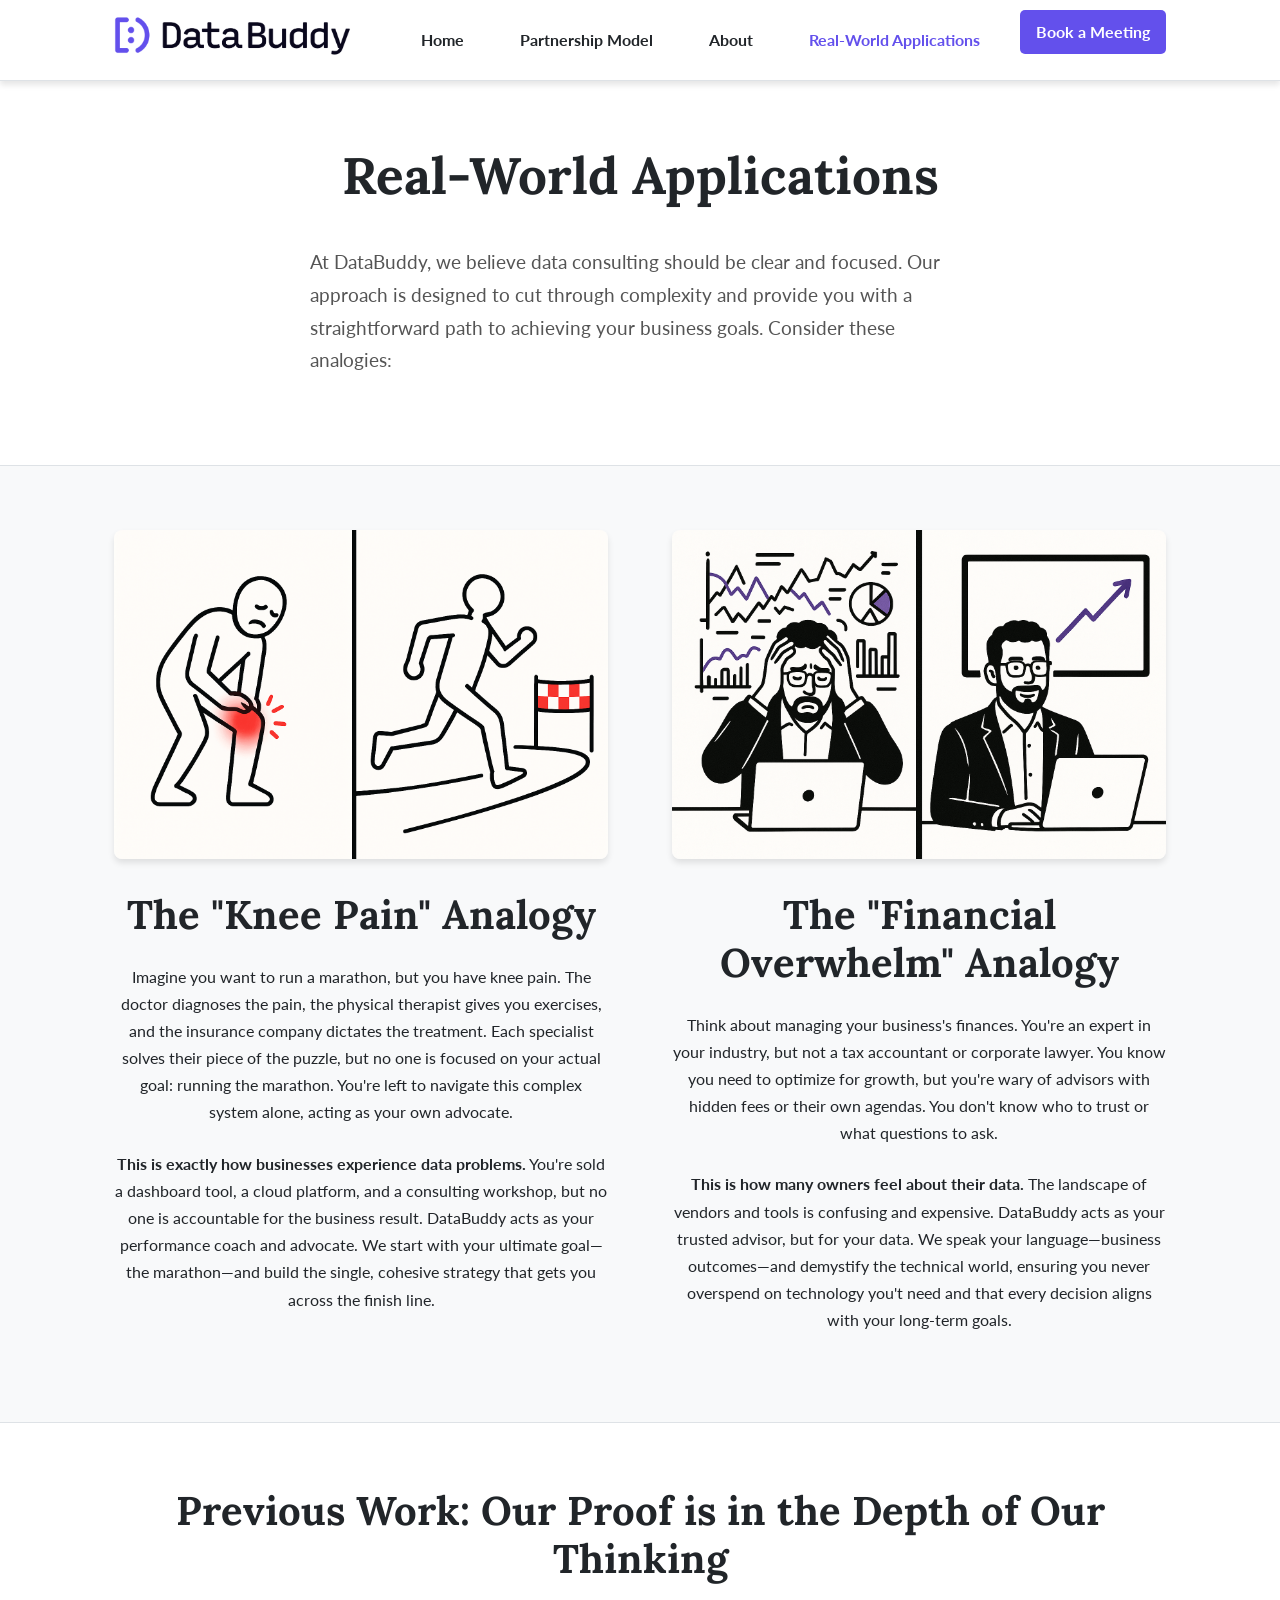
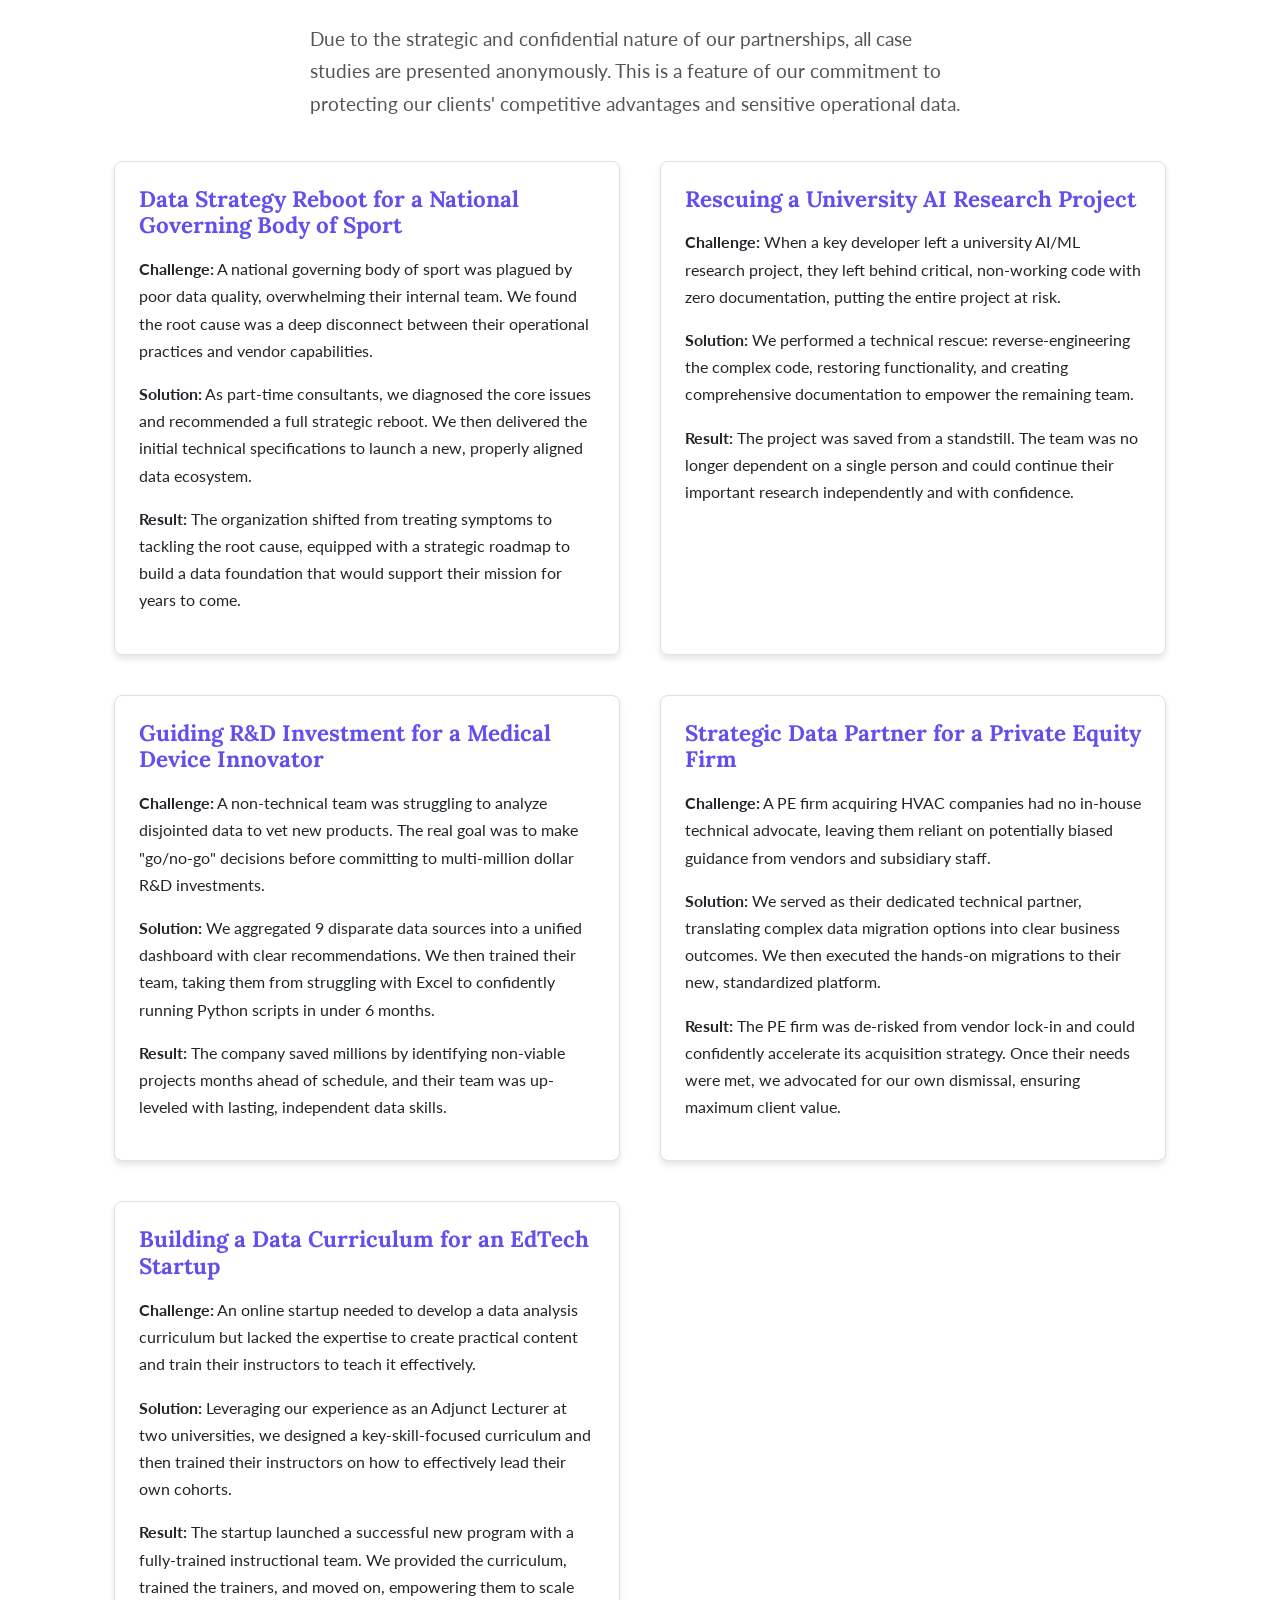
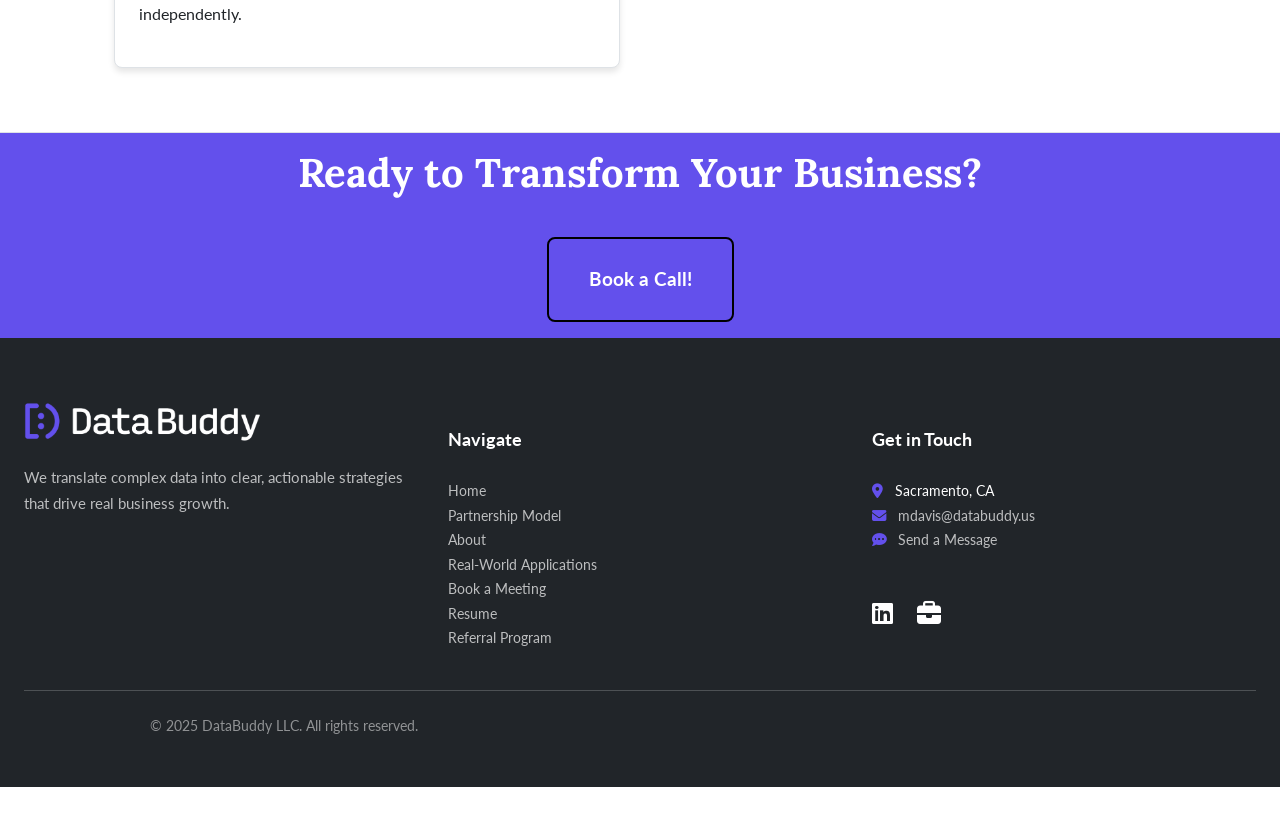
<file: real-world-applications.html>
<!DOCTYPE html>
<html lang="en">

<head>
    <meta charset="UTF-8">
    <meta name="viewport" content="width=device-width, initial-scale=1.0">

    <!-- SEO Meta Tags -->
    <title>DataBuddy | Real-World Applications</title>
    <meta name="description"
        content="Explore DataBuddy's real-world applications, including case studies and analogies that illustrate our practical, results-driven approach to data consulting.">

    <!-- Google Fonts -->
    <link rel="preconnect" href="https://fonts.googleapis.com">
    <link rel="preconnect" href="https://fonts.gstatic.com" crossorigin>
    <link href="https://fonts.googleapis.com/css2?family=Lato:wght@400;700&family=Lora:wght@400;700&display=swap"
        rel="stylesheet">

    <!-- Stylesheet -->
    <link rel="stylesheet" href="style.css">
    <link rel="stylesheet" href="https://cdnjs.cloudflare.com/ajax/libs/font-awesome/6.5.2/css/all.min.css"
        integrity="sha512-SnH5WK+bZxgPHs44uWIX+LLJAJ9/2PkPKZ5QiAj6Ta86w+fsb2TkcmfRyVX3pBnMFcV7oQPJkl9QevSCWr3W6A=="
        crossorigin="anonymous" referrerpolicy="no-referrer" />

    <!-- JSON-LD Schema Markup -->
    <script type="application/ld+json">
    {
      "@context": "https://schema.org",
      "@type": "ProfessionalService",
      "name": "DataBuddy",
      "description": "A data consultancy for SMBs, specializing in data strategy, analytics, and AI integration to drive profit and efficiency.",
      "url": "https://databuddy.us",
      "logo": "assets/DataBuddy logo color RGB.png",
      "serviceType": "Data Consulting",
      "areaServed": "US",
      "hasOfferCatalog": {
        "@type": "OfferCatalog",
        "name": "DataBuddy Services",
        "itemListElement": [
          {
            "@type": "OfferCatalog",
            "name": "Data Strategy & Analytics",
            "itemListElement": [
              {
                "@type": "Offer",
                "itemOffered": {
                  "@type": "Service",
                  "name": "Fractional CDO Services"
                }
              },
              {
                "@type": "Offer",
                "itemOffered": {
                  "@type": "Service",
                  "name": "Data Automation"
                }
              }
            ]
          }
        ]
      }
    }
    </script>
</head>

<body>
    <div class="wrapper">
        <header class="site-header">
            <div class="container header-container">
                <a href="index.html" class="site-logo">
                    <img src="assets/DataBuddy logo color RGB.png" alt="DataBuddy Logo">
                </a>
                <button class="nav-toggle" aria-controls="main-nav" aria-expanded="false">
                    <span class="hamburger" aria-hidden="true"></span>
                    <span class="sr-only">Menu</span>
                </button>
                <nav class="main-nav" id="main-nav">
                    <ul>
                        <li><a href="index.html">Home</a></li>
                        <li><a href="partnership-model.html">Partnership Model</a></li>
                        <li><a href="about.html">About</a></li>
                        <li><a href="real-world-applications.html" class="active">Real-World Applications</a></li>
                        <li><a href="contact.html" class="nav-button">Book a Meeting</a></li>
                    </ul>
                </nav>
            </div>
        </header>

        <main>
            <section class="page-header">
                <div class="container">
                    <h1 class="section-title">Real-World Applications</h1>
                    <p class="subtitle">At DataBuddy, we believe data consulting should be clear and focused. Our
                        approach is designed to cut through complexity and provide you with a straightforward path to
                        achieving your business goals. Consider these analogies:</p>
                </div>
            </section>

            <section class="analogy-section bg-light">
                <div class="container">
                    <div class="real-world-analogy-grid">
                        <div class="real-world-analogy-item">
                            <img src="assets/analogy-runner.png" alt="Illustration of a person running smoothly.">
                            <h2>The "Knee Pain" Analogy</h2>
                            <p>Imagine you want to run a marathon, but you have knee pain. The doctor diagnoses the
                                pain, the physical therapist gives you exercises, and the insurance company dictates the
                                treatment. Each specialist solves their piece of the puzzle, but no one is focused on
                                your actual goal: running the marathon. You're left to navigate this complex system
                                alone, acting as your own advocate.</p>
                            <p><strong>This is exactly how businesses experience data problems.</strong> You're sold a
                                dashboard tool, a cloud platform, and a consulting workshop, but no one is accountable
                                for the business result. DataBuddy acts as your performance coach and advocate. We start
                                with your ultimate goal—the marathon—and build the single, cohesive strategy that gets
                                you across the finish line.</p>
                        </div>
                        <div class="real-world-analogy-item">
                            <img src="assets/analogy-advisor.png"
                                alt="Illustration of a business owner looking at a clear chart.">
                            <h2>The "Financial Overwhelm" Analogy</h2>
                            <p>Think about managing your business's finances. You're an expert in your industry, but not
                                a tax accountant or corporate lawyer. You know you need to optimize for growth, but
                                you're wary of advisors with hidden fees or their own agendas. You don't know who to
                                trust or what questions to ask.</p>
                            <p><strong>This is how many owners feel about their data.</strong> The landscape of vendors
                                and tools is confusing and expensive. DataBuddy acts as your trusted advisor, but for
                                your data. We speak your language—business outcomes—and demystify the technical world,
                                ensuring you never overspend on technology you't need and that every decision aligns
                                with your long-term goals.</p>
                        </div>
                    </div>
                </div>
            </section>

            <section class="case-studies-preview">
                <div class="container">
                    <h2 class="section-title">Previous Work: Our Proof is in the Depth of Our Thinking</h2>
                    <p class="subtitle">Due to the strategic and confidential nature of our partnerships, all case
                        studies are presented anonymously. This is a feature of our commitment to protecting our
                        clients' competitive advantages and sensitive operational data.</p>
                    <div class="case-study-grid-full">
                        <div class="case-study-card">
                            <h3>Data Strategy Reboot for a National Governing Body of Sport</h3>
                            <p><strong>Challenge:</strong> A national governing body of sport was plagued by poor data
                                quality, overwhelming their internal team. We found the root cause was a deep disconnect
                                between their operational practices and vendor capabilities.</p>
                            <p><strong>Solution:</strong> As part-time consultants, we diagnosed the core issues and
                                recommended a full strategic reboot. We then delivered the initial technical
                                specifications to launch a new, properly aligned data ecosystem.</p>
                            <p><strong>Result:</strong> The organization shifted from treating symptoms to tackling the
                                root cause, equipped with a strategic roadmap to build a data foundation that would
                                support their mission for years to come.</p>
                        </div>
                        <div class="case-study-card">
                            <h3>Rescuing a University AI Research Project</h3>
                            <p><strong>Challenge:</strong> When a key developer left a university AI/ML research
                                project, they left behind critical, non-working code with zero documentation, putting
                                the entire project at risk.</p>
                            <p><strong>Solution:</strong> We performed a technical rescue: reverse-engineering the
                                complex code, restoring functionality, and creating comprehensive documentation to
                                empower the remaining team.</p>
                            <p><strong>Result:</strong> The project was saved from a standstill. The team was no longer
                                dependent on a single person and could continue their important research independently
                                and with confidence.</p>
                        </div>
                        <div class="case-study-card">
                            <h3>Guiding R&D Investment for a Medical Device Innovator</h3>
                            <p><strong>Challenge:</strong> A non-technical team was struggling to analyze disjointed
                                data to vet new products. The real goal was to make "go/no-go" decisions before
                                committing to multi-million dollar R&D investments.</p>
                            <p><strong>Solution:</strong> We aggregated 9 disparate data sources into a unified
                                dashboard with clear recommendations. We then trained their team, taking them from
                                struggling with Excel to confidently running Python scripts in under 6 months.</p>
                            <p><strong>Result:</strong> The company saved millions by identifying non-viable projects
                                months ahead of schedule, and their team was up-leveled with lasting, independent data
                                skills.</p>
                        </div>
                        <div class="case-study-card">
                            <h3>Strategic Data Partner for a Private Equity Firm</h3>
                            <p><strong>Challenge:</strong> A PE firm acquiring HVAC companies had no in-house technical
                                advocate, leaving them reliant on potentially biased guidance from vendors and
                                subsidiary staff.</p>
                            <p><strong>Solution:</strong> We served as their dedicated technical partner, translating
                                complex data migration options into clear business outcomes. We then executed the
                                hands-on migrations to their new, standardized platform.</p>
                            <p><strong>Result:</strong> The PE firm was de-risked from vendor lock-in and could
                                confidently accelerate its acquisition strategy. Once their needs were met, we advocated
                                for our own dismissal, ensuring maximum client value.</p>
                        </div>
                        <div class="case-study-card">
                            <h3>Building a Data Curriculum for an EdTech Startup</h3>
                            <p><strong>Challenge:</strong> An online startup needed to develop a data analysis
                                curriculum but lacked the expertise to create practical content and train their
                                instructors to teach it effectively.</p>
                            <p><strong>Solution:</strong> Leveraging our experience as an Adjunct Lecturer at two
                                universities, we designed a key-skill-focused curriculum and then trained their
                                instructors on how to effectively lead their own cohorts.</p>
                            <p><strong>Result:</strong> The startup launched a successful new program with a
                                fully-trained instructional team. We provided the curriculum, trained the trainers, and
                                moved on, empowering them to scale independently.</p>
                        </div>
                    </div>
                </div>
            </section>

            <section class="cta-bottom">
                <div class="container">
                    <h2 class="section-title">Ready to Transform Your Business?</h2>
                    <a href="contact.html" class="cta-button">Book a Call!</a>
                </div>
            </section>
        </main>

        <footer id="footer" class="main-footer">
            <div>
                <div class="footer-grid">
                    <div class="footer-column">
                        <a href="index.html" class="footer-logo-link">
                            <img src="assets/DataBuddy logo color white letters RGB.png" alt="DataBuddy LLC Logo"
                                class="logo-image">
                        </a>
                        <p class="footer-tagline">We translate complex data into clear, actionable strategies that drive
                            real business growth.</p>
                    </div>

                    <div class="footer-column">
                        <h4 class="footer-heading">Navigate</h4>
                        <ul class="footer-nav-vertical">
                            <li><a href="index.html" class="nav-link">Home</a></li>
                            <li><a href="partnership-model.html" class="nav-link">Partnership Model</a></li>
                            <li><a href="about.html" class="nav-link">About</a></li>
                            <li><a href="real-world-applications.html" class="nav-link">Real-World Applications</a></li>
                            <li><a href="contact.html" class="nav-link">Book a Meeting</a></li>
                            <li><a href="resume.html" class="nav-link">Resume</a></li>
                            <li><a href="referral_one_pager.html" class="nav-link">Referral Program</a></li>
                        </ul>
                    </div>

                    <div class="footer-column">
                        <h4 class="footer-heading">Get in Touch</h4>
                        <ul class="footer-contact-list">
                            <li><i class="fa-solid fa-location-dot"></i> <span>Sacramento, CA</span></li>
                            <li><i class="fa-solid fa-envelope"></i> <a href="mailto:mdavis@databuddy.us"
                                    class="nav-link">mdavis@databuddy.us</a></li>
                            <li><i class="fa-solid fa-comment-dots"></i> <a href="contact.html" class="nav-link">Send a Message</a></li>
                        </ul>
                        <div class="footer-socials">
                            <a href="https://www.linkedin.com/in/michaeladavis1/" target="_blank"
                                rel="noopener noreferrer" class="social-link" aria-label="LinkedIn Profile">
                                <i class="fa-brands fa-linkedin"></i>
                            </a>
                            <a href="https://metricdrive.us" target="_blank" rel="noopener noreferrer"
                                class="social-link" aria-label="MetricDrive Website">
                                <i class="fa-solid fa-briefcase"></i>
                            </a>
                        </div>
                    </div>
                </div>
                <div class="footer-bottom">
                    <p class="footer-copyright">&copy; 2025 DataBuddy LLC. All rights reserved.</p>
                </div>
            </div>
        </footer>

        <div id="hover-prompt-cloud" class="hover-prompt-cloud"></div>
    <script src="script.js"></script>
</body>

</html>
</file>
<file: style.css>
/* --- 
  1. Global Styles & Variables
  2. Typography
  3. Layout & Structure
  4. Header & Navigation
  5. Page-Specific Sections
  6. Buttons & Forms
  7. Footer
  8. Media Queries (Desktop-up)
--- */

/* 1. Global Styles & Variables
------------------------------------------- */
:root {
    --color-text: #212529;
    --color-primary: #6350ec;
    --color-background: #FFFFFF;
    --color-background-light: #F8F9FA;
    --color-border: #dee2e6;
    --color-white: #FFFFFF;
    --color-error: #dc3545;
    --color-success: #28a745;

    --font-family-heading: 'Lora', serif;
    --font-family-body: 'Lato', sans-serif;

    --spacing-xs: 0.5rem;
    /* 8px */
    --spacing-s: 1rem;
    /* 16px */
    --spacing-m: 1.5rem;
    /* 24px */
    --spacing-l: 2.5rem;
    /* 40px */
    --spacing-xl: 4rem;
    /* 64px */

    --container-width: 1100px;
    --header-height: 80px;
    --box-shadow: 0 4px 6px rgba(0, 0, 0, 0.1);
}

*,
*::before,
*::after {
    box-sizing: border-box;
}

html,
body {
    margin: 0;
    padding: 0;
    height: 100%;
}

body {
    font-family: var(--font-family-body);
    font-weight: 400;
    line-height: 1.7;
    color: var(--color-text);
    background-color: var(--color-background);
    display: flex;
    flex-direction: column;
}

/* 2. Typography
------------------------------------------- */
h1,
h2,
h3 {
    font-family: var(--font-family-heading);
    font-weight: 700;
    line-height: 1.2;
    margin: 0 0 var(--spacing-m);
}

h1 {
    font-size: 2.8rem;
}

h2 {
    font-size: 2.2rem;
}

h3 {
    font-size: 1.4rem;
}

p {
    margin: 0 0 var(--spacing-m);
    max-width: 65ch;
}

p.subtitle {
    font-size: 1.2rem;
    color: #555;
    max-width: 60ch;
    margin-left: auto;
    margin-right: auto;
}

a {
    color: var(--color-primary);
    text-decoration: none;
    font-weight: 700;
    transition: color 0.2s ease-in-out;
}

a:hover,
.main-nav a:hover,
.main-nav a:focus {
    color: #0056b3;
    text-decoration: underline;
}

/* 3. Layout & Structure
------------------------------------------- */
.wrapper {
    flex: 1 0 auto;
}

.container {
    width: 100%;
    max-width: var(--container-width);
    margin: 0 auto;
    padding: 0 var(--spacing-m);
}

section {
    padding: var(--spacing-xl) 0;
    border-top: 1px solid var(--color-border);
}

section:first-of-type {
    border-top: none;
}

.bg-light {
    background-color: var(--color-background-light);
}

.section-title {
    text-align: center;
    margin-bottom: var(--spacing-l);
}

/* 4. Header & Navigation
------------------------------------------- */
.site-header {
    background-color: var(--color-background);
    border-bottom: 1px solid var(--color-border);
    position: sticky;
    top: 0;
    z-index: 1000;
    box-shadow: var(--box-shadow);
}

.header-container {
    display: flex;
    justify-content: space-between;
    align-items: center;
    height: var(--header-height);
}

.site-logo img {
    height: 40px;
    width: auto;
}

.nav-toggle {
    display: block;
    padding: var(--spacing-xs);
    background: transparent;
    border: none;
    cursor: pointer;
    z-index: 1001;
}

.hamburger {
    display: block;
    width: 24px;
    height: 2px;
    background-color: var(--color-text);
    position: relative;
    transition: transform 0.3s ease-in-out;
}

.hamburger::before,
.hamburger::after {
    content: '';
    position: absolute;
    left: 0;
    width: 100%;
    height: 2px;
    background-color: var(--color-text);
    transition: top 0.3s ease-in-out, transform 0.3s ease-in-out;
}

.hamburger::before {
    top: -8px;
}

.hamburger::after {
    top: 8px;
}

.nav-open .hamburger {
    background-color: transparent;
}

.nav-open .hamburger::before {
    top: 0;
    transform: rotate(45deg);
}

.nav-open .hamburger::after {
    top: 0;
    transform: rotate(-45deg);
}

.main-nav {
    display: none;
    position: absolute;
    top: var(--header-height);
    left: 0;
    right: 0;
    background-color: var(--color-background);
    border-bottom: 1px solid var(--color-border);
}

.main-nav.nav-open {
    display: block;
}

.main-nav ul {
    list-style: none;
    margin: 0;
    padding: var(--spacing-s) 0;
}

.main-nav a {
    display: block;
    padding: var(--spacing-m);
    color: var(--color-text);
    font-size: 1.125rem;
    text-align: center;
}

.main-nav a:hover {
    background-color: var(--color-background-light);
    text-decoration: none;
}

.main-nav a.active-nav {
    color: var(--color-primary);
    font-weight: 700;
}

.main-nav a.active-nav {
    color: var(--color-primary);
    font-weight: 700;
}

.main-nav a.nav-button {
    background-color: var(--color-primary);
    color: var(--color-white);
    padding: 0.5rem 1rem;
    border-radius: 5px;
    text-decoration: none;
    transition: background-color 0.3s ease;
}

.main-nav a.nav-button:hover {
    background-color: #523ecb;
    color: var(--color-white);
    text-decoration: none;
}

/* 5. Page-Specific Sections
------------------------------------------- */
/* Hero Section */
.hero {
    position: relative;
    text-align: center;
    padding: var(--spacing-xl) 0;
    padding-top: 8rem;
    /* Increased padding for more vertical space */
    padding-bottom: 8rem;
    /* Increased padding for more vertical space */
    color: var(--color-white);
}

.hero::before {
    content: '';
    position: absolute;
    top: 0;
    left: 0;
    right: 0;
    bottom: 0;
    background-image: url('assets/hero-background.png');
    background-size: cover;
    background-position: center;
    z-index: -2;
}

.hero::after {
    content: '';
    position: absolute;
    top: 0;
    left: 0;
    right: 0;
    bottom: 0;
    background-color: rgba(0, 0, 0, 0.6);
    z-index: -1;
}

.hero h1 {
    margin-bottom: var(--spacing-s);
    text-shadow: 1px 1px 3px rgba(0, 0, 0, 0.4);
}

.hero .subtitle {
    font-size: 1.8rem;
    /* Larger font size */
    color: var(--color-background-light);
    text-shadow: 1px 1px 3px rgba(0, 0, 0, 0.4);
    max-width: none;
    /* Remove max-width to allow it to spread */
}

/* Problem Solution Section */
.problem-cards {
    display: grid;
    gap: var(--spacing-l);
    margin-top: var(--spacing-l);
}

.problem-card {
    background-color: var(--color-background);
    border: 1px solid var(--color-border);
    padding: var(--spacing-m);
    border-radius: 8px;
    box-shadow: var(--box-shadow);
    text-align: center;
    transition: transform 0.2s ease-in-out, box-shadow 0.2s ease-in-out;
}

.problem-card:hover {
    transform: translateY(-5px);
    box-shadow: 0 8px 15px rgba(0, 0, 0, 0.1);
}

.problem-card i {
    font-size: 3rem;
    color: var(--color-primary);
    margin-bottom: var(--spacing-s);
}

.problem-card h3 {
    color: var(--color-primary);
}

/* Reiterate Section */
.reiterate {
    text-align: center;
}

/* Trusted By Section */
.trusted-by {
    text-align: center;
}

.partner-logos {
    display: flex;
    flex-wrap: wrap;
    justify-content: center;
    align-items: center;
    gap: var(--spacing-xl);
    margin-top: var(--spacing-l);
}

.partner-logos img {
    height: 35px;
    width: auto;
    filter: grayscale(100%);
    opacity: 0.7;
    transition: filter 0.3s ease, opacity 0.3s ease;
}

.partner-logos img:hover {
    filter: grayscale(0%);
    opacity: 1;
}

.industry-list {
    display: flex;
    flex-wrap: wrap;
    justify-content: center;
    gap: var(--spacing-s);
    margin-top: var(--spacing-l);
}

.industry-list span {
    background-color: var(--color-background);
    border: 1px solid var(--color-border);
    padding: var(--spacing-xs) var(--spacing-s);
    border-radius: 20px;
    font-size: 0.9rem;
}

/* Industry Grid */
.industry-grid {
    display: flex;
    /* Use flexbox for more control over spacing and wrapping */
    flex-wrap: wrap;
    justify-content: center;
    gap: var(--spacing-s);
    /* Smaller gap between items */
    margin-top: var(--spacing-l);
}

.industry-card {
    background-color: var(--color-background);
    border: 1px solid var(--color-border);
    padding: var(--spacing-xs) var(--spacing-s);
    /* Even smaller padding, horizontal emphasis */
    border-radius: 20px;
    /* More rounded edges for oval shape */
    display: flex;
    align-items: center;
    /* Align icon and text horizontally */
    justify-content: center;
    text-align: center;
    transition: transform 0.2s ease-in-out, box-shadow 0.2s ease-in-out;
    white-space: nowrap;
    /* Prevent text wrapping */
    flex-shrink: 0;
    /* Prevent cards from shrinking too much */
}

.industry-card:hover {
    transform: translateY(-3px);
    /* Slightly less hover effect */
    box-shadow: 0 4px 8px rgba(0, 0, 0, 0.1);
    /* Lighter shadow on hover */
}

.industry-card i {
    font-size: 0.9rem;
    /* Even smaller icon */
    color: var(--color-primary);
    margin-right: var(--spacing-xs);
    /* Margin to separate icon from text */
    margin-bottom: 0;
    /* Remove bottom margin */
}

.industry-card span {
    font-size: 0.9rem;
    /* Keep font size consistent */
}

/* CTA Bottom */
.cta-bottom {
    background-color: var(--color-primary);
    color: var(--color-white);
    padding: var(--spacing-s) 0;
    /* Make it a bit smaller */
}

.cta-bottom h2 {
    color: var(--color-white);
}

.cta-bottom .container {}

/* Partnership Model Page */
.philosophy-content blockquote {
    margin: var(--spacing-l) auto;
    max-width: 800px;
    font-size: 1.3rem;
    line-height: 1.6;
    font-style: italic;
    color: var(--color-text);
}

.philosophy-content blockquote footer {
    font-size: 1rem;
    font-style: normal;
    margin-top: var(--spacing-s);
    display: block;
}

.philosophy-text-center {
    text-align: center;
}

.pillars-grid,
.engagement-steps {
    display: grid;
    gap: var(--spacing-l);
}

.pillar {
    background-color: var(--color-background);
    border: 1px solid var(--color-border);
    padding: var(--spacing-m);
    border-radius: 8px;
    box-shadow: var(--box-shadow);
    transition: transform 0.2s ease-in-out, box-shadow 0.2s ease-in-out;
    text-align: center;
    /* Center content within the pillar card */
}

.pillar:hover {
    transform: translateY(-5px);
    box-shadow: 0 8px 15px rgba(0, 0, 0, 0.1);
}

.pillar i {
    font-size: 3rem;
    /* Large icon size */
    color: var(--color-primary);
    margin-bottom: var(--spacing-s);
}

.engagement-step {
    background-color: var(--color-background);
    border: 1px solid var(--color-border);
    padding: var(--spacing-m);
    border-radius: 8px;
    box-shadow: var(--box-shadow);
    transition: transform 0.2s ease-in-out, box-shadow 0.2s ease-in-out;
}

.engagement-step:hover {
    transform: translateY(-5px);
    box-shadow: 0 8px 15px rgba(0, 0, 0, 0.1);
}

.engagement-step h3 {
    color: var(--color-primary);
}

.engagement-step .step-type {
    font-weight: 700;
    color: #555;
    margin-bottom: var(--spacing-s);
}

.databuddy-difference {
    /* text-align: center; */
    /* Removed as content inside should be left-aligned */
}

.databuddy-difference .section-title {
    text-align: center;
}

.databuddy-difference p {
    text-align: left;
    max-width: 800px;
    /* Adjust as needed */
    margin-left: auto;
    margin-right: auto;
}

.databuddy-difference ul {
    text-align: left;
    max-width: 800px;
    /* Adjust as needed */
    margin-left: auto;
    margin-right: auto;
    list-style-type: disc;
    /* Ensure bullets are visible */
    padding-left: 20px;
    /* Add some padding for bullets */
}

.databuddy-solution h2 {
    text-align: center;
}

.databuddy-solution p {
    text-align: left;
    max-width: 800px;
    /* Adjust as needed */
    margin-left: auto;
    margin-right: auto;
}

.model-highlight {
    background-color: var(--color-background-light);
    border: 1px solid var(--color-border);
    padding: var(--spacing-m);
    border-radius: 8px;
    box-shadow: var(--box-shadow);
    margin: var(--spacing-l) auto;
    max-width: 800px;
    text-align: left;
}

.final-statement {
    text-align: center;
    font-weight: 700;
    font-size: 1.2rem;
    margin-top: var(--spacing-l);
}

.margin-top-l {
    margin-top: var(--spacing-l);
}

/* About Page */
.philosophy-grid {
    display: grid;
    gap: var(--spacing-xl);
    align-items: start;
    grid-template-columns: repeat(3, 1fr);
}

.philosophy-item {
    text-align: center;
}

.philosophy-item img {
    max-width: 100%;
    height: auto;
    margin-bottom: var(--spacing-m);
    border-radius: 8px;
    box-shadow: var(--box-shadow);
}

/* Real-World Applications Page Specific */
.real-world-analogy-grid {
    display: grid;
    gap: var(--spacing-xl);
    align-items: start;
    grid-template-columns: repeat(auto-fit, minmax(300px, 1fr));
    justify-content: center;
}

.real-world-analogy-item {
    text-align: center;
}

.real-world-analogy-item img {
    max-width: 100%;
    height: auto;
    margin-bottom: var(--spacing-m);
    border-radius: 8px;
    box-shadow: var(--box-shadow);
}

.experience-section .experience-grid {
    display: grid;
    gap: var(--spacing-l);
    grid-template-columns: repeat(3, 1fr);
}

.experience-card {
    background-color: var(--color-background);
    border: 1px solid var(--color-border);
    padding: var(--spacing-m);
    border-radius: 8px;
    box-shadow: var(--box-shadow);
    transition: transform 0.2s ease-in-out, box-shadow 0.2s ease-in-out;
    text-align: center;
}

.experience-card:hover {
    transform: translateY(-5px);
    box-shadow: 0 8px 15px rgba(0, 0, 0, 0.1);
}

.experience-card .experience-logo {
    height: 80px;
    margin-bottom: var(--spacing-s);
}

.experience-card h3 {
    color: var(--color-primary);
}

/* Real-World Applications Page */
.case-study-grid-full {
    display: grid;
    gap: var(--spacing-l);
    margin-top: var(--spacing-l);
}

.case-study-card {
    background-color: var(--color-background);
    border: 1px solid var(--color-border);
    padding: var(--spacing-m);
    border-radius: 8px;
    box-shadow: var(--box-shadow);
    transition: transform 0.2s ease-in-out, box-shadow 0.2s ease-in-out;
    text-align: left;
    /* Ensure text aligns left within the card */
}

.case-study-card:hover {
    transform: translateY(-5px);
    box-shadow: 0 8px 15px rgba(0, 0, 0, 0.1);
}

.case-study-card h3 {
    color: var(--color-primary);
    margin-bottom: var(--spacing-s);
}

.case-study-card p {
    margin-bottom: var(--spacing-s);
}

/* Contact Page */
.contact-grid {
    display: grid;
    gap: var(--spacing-l);
    margin-top: var(--spacing-l);
}

.calendly-container {
    height: 700px;
    /* Adjust as needed */
    overflow: hidden;
    margin: var(--spacing-l) auto;
    border: 1px solid var(--color-border);
    border-radius: 8px;
}

.calendly-container iframe {
    width: 100%;
    height: 100%;
    border: none;
}

.contact-form-container,
.what-to-expect {
    background-color: var(--color-background);
    border: 1px solid var(--color-border);
    padding: var(--spacing-s);
    /* Reduced padding */
    border-radius: 12px;
    /* Slightly more rounded */
    box-shadow: 0 10px 25px rgba(0, 0, 0, 0.1);
    /* More pronounced shadow */
}

.contact-form .form-group {
    margin-bottom: 0.2rem;
    /* Spacing between form groups */
}

.contact-form label {
    display: block;
    /* Ensure label is on its own line */
    margin-bottom: 0.1rem;
    /* Space between label and input */
    font-weight: 700;
    color: var(--color-text);
    font-size: 0.95rem;
}

.contact-form input[type="text"],
.contact-form input[type="email"],
.contact-form textarea {
    width: 100%;
    padding: var(--spacing-xs);
    /* Reduced padding */
    border: 1px solid var(--color-border);
    border-radius: 8px;
    /* Rounded input fields */
    font-family: var(--font-family-body);
    font-size: 1rem;
    color: var(--color-text);
    background-color: var(--color-background-light);
    /* Light background for inputs */
    transition: border-color 0.2s ease-in-out, box-shadow 0.2s ease-in-out;
}

.contact-form input[type="text"]:focus,
.contact-form input[type="email"]:focus,
.contact-form textarea:focus {
    border-color: var(--color-primary);
    /* Highlight on focus */
    box-shadow: 0 0 0 3px rgba(99, 80, 236, 0.2);
    /* Subtle glow on focus */
    outline: none;
    /* Remove default outline */
}

.contact-form textarea {
    resize: vertical;
    /* Allow vertical resizing */
    min-height: 120px;
    /* Minimum height for textarea */
}

.contact-form .error-message {
    color: var(--color-error);
    font-size: 0.85rem;
    margin-top: var(--spacing-xs);
    min-height: 1.2rem;
    /* Reserve space for error message */
}

.cta-button {
    display: block;
    /* Make it a block element */
    width: fit-content;
    /* Allow width to fit content */
    margin-left: auto;
    margin-right: auto;
    padding: var(--spacing-m) var(--spacing-l);
    /* Increased padding */
    font-size: 1.2rem;
    /* Increased font size */
    border-radius: 8px;
    cursor: pointer;
    background-color: var(--color-primary);
    /* Purple background */
    color: var(--color-white);
    /* White text */
    border: 2px solid var(--color-primary);
    /* Add a solid border */
    text-decoration: none;
    /* Ensure no underline */
    transition: background-color 0.2s ease-in-out, transform 0.2s ease-in-out, border-color 0.2s ease-in-out;
}

.cta-button:hover {
    background-color: #523ecb;
    /* Darker shade of purple on hover */
    border-color: #523ecb;
    /* Darken border on hover */
    transform: translateY(-2px);
    /* Slight lift on hover */
    color: var(--color-white);
    /* Ensure text remains white */
    text-decoration: none;
    /* Ensure no underline on hover */
}

.cta-bottom .cta-button {
    border-color: black;
}

.cta-bottom .cta-button:hover {
    border-color: black;
}

.contact-form .success-message {
    color: var(--color-success);
    font-weight: 700;
    text-align: center;
    margin-top: var(--spacing-m);
}

.success-message {
    background-color: #e9f7ef;
    border: 1px solid #a3d9b8;
    color: #2b6b45;
    padding: var(--spacing-m);
    border-radius: 8px;
    text-align: center;
}

.success-message h4 {
    color: #2b6b45;
    margin-top: 0;
    margin-bottom: var(--spacing-xs);
}

.success-message p {
    margin-bottom: 0;
    max-width: none;
}

.what-to-expect ul {
    list-style: none;
    padding: 0;
}

.what-to-expect li {
    margin-bottom: var(--spacing-s);
    padding-left: 1.5rem;
    position: relative;
}

.what-to-expect li::before {
    content: '\2022';
    /* Bullet point */
    color: var(--color-primary);
    font-weight: bold;
    display: inline-block;
    width: 1em;
    margin-left: -1.5em;
}

/* Hover Prompt Cloud */
.hover-prompt-cloud {
    position: absolute;
    background-color: var(--color-primary);
    color: var(--color-white);
    padding: var(--spacing-s) var(--spacing-m);
    border-radius: 20px;
    /* Rounded edges for cloud shape */
    box-shadow: 0 4px 10px rgba(0, 0, 0, 0.2);
    font-size: 0.9rem;
    text-align: center;
    white-space: nowrap;
    z-index: 1000;
    opacity: 0;
    visibility: hidden;
    transition: opacity 0.3s ease, visibility 0.3s ease;
}

.hover-prompt-cloud::after {
    content: '';
    position: absolute;
    width: 0;
    height: 0;
    border-left: 10px solid transparent;
    border-right: 10px solid transparent;
    border-top: 10px solid var(--color-primary);
    bottom: -10px;
    /* Position the tail below the cloud */
    left: 50%;
    transform: translateX(-50%);
}

/* Quote Section Styling */
.quote-wrapper {
    background-color: var(--color-background);
    border: 1px solid var(--color-border);
    padding: var(--spacing-l);
    border-radius: 12px;
    box-shadow: 0 10px 25px rgba(0, 0, 0, 0.1);
    margin: var(--spacing-xl) auto;
    /* Center and add vertical spacing */
    max-width: 800px;
    /* Limit width for readability */
    display: flex;
    flex-direction: column;
    /* Stack icon and quote vertically */
    align-items: center;
    /* Center items horizontally */
    text-align: center;
}

.quote-icon {
    font-size: 4rem;
    /* Large icon size */
    color: var(--color-primary);
    margin-bottom: var(--spacing-m);
}

.quote-wrapper blockquote {
    margin: 0;
    /* Remove default blockquote margin */
    font-size: 1.5rem;
    /* Larger font size for quote */
    line-height: 1.6;
    font-style: italic;
    color: var(--color-text);
}

.quote-wrapper blockquote footer {
    font-size: 1rem;
    font-style: normal;
    margin-top: var(--spacing-s);
    display: block;
}

/* Footer */
.main-footer {
    background-color: var(--color-text);
    color: var(--color-white);
    padding: var(--spacing-xl) var(--spacing-m) var(--spacing-m);
    /* Added horizontal padding */
    font-size: 0.9rem;
}

.main-footer .container {
    display: grid;
    gap: var(--spacing-l);
    padding: 0;
    /* Removed horizontal padding */
}

.footer-grid {
    display: grid;
    gap: var(--spacing-l);
    grid-template-columns: 1fr;
    /* Default to single column */
}

.footer-column {
    text-align: center;
}

.footer-logo-link img {
    height: 40px;
    margin-bottom: var(--spacing-s);
}

.footer-tagline {
    color: rgba(255, 255, 255, 0.7);
    font-size: 0.95rem;
}

.footer-heading {
    color: var(--color-white);
    font-size: 1.1rem;
    margin-bottom: var(--spacing-m);
}

.footer-nav-vertical,
.footer-contact-list {
    list-style: none;
    padding: 0;
    margin: 0;
}

.footer-nav-vertical a,
.footer-contact-list a {
    color: rgba(255, 255, 255, 0.7);
    font-weight: 400;
}

.footer-nav-vertical a:hover,
.footer-contact-list a:hover {
    color: var(--color-white);
    text-decoration: underline;
}

.footer-contact-list li i {
    margin-right: var(--spacing-xs);
    color: var(--color-primary);
}

.footer-socials {
    display: flex;
    justify-content: center;
    gap: var(--spacing-m);
    margin-top: var(--spacing-l);
}

.social-link {
    color: var(--color-white);
    font-size: 1.5rem;
    transition: color 0.2s ease-in-out;
}

.social-link:hover {
    color: var(--color-primary);
}

.footer-bottom {
    border-top: 1px solid rgba(255, 255, 255, 0.2);
    padding-top: var(--spacing-m);
    margin-top: var(--spacing-l);
    text-align: center;
    grid-column: 1 / -1;
    /* Span across all grid columns */
}

.footer-copyright {
    color: rgba(255, 255, 255, 0.5);
    font-size: 0.85rem;
}

/* Media Queries */
@media (min-width: 768px) {
    h1 {
        font-size: 3.2rem;
    }

    h2 {
        font-size: 2.5rem;
    }

    .problem-cards {
        grid-template-columns: repeat(2, 1fr);
    }

    .pillars-grid,
    .engagement-steps {
        grid-template-columns: repeat(2, 1fr);
    }

    .industry-grid {
        grid-template-columns: repeat(3, 1fr);
        /* Keep 3 columns for tablet */
    }



    .case-study-grid,
    .case-study-grid-full {
        grid-template-columns: repeat(2, 1fr);
    }



    .contact-grid {
        grid-template-columns: 1fr 1fr;
        text-align: left;
    }

    .contact-form-container,
    .what-to-expect {
        text-align: left;
    }

    .main-footer .container {
        grid-template-columns: repeat(2, 1fr);
        text-align: left;
    }

    .footer-column {
        text-align: left;
    }

    .footer-socials {
        justify-content: flex-start;
    }

    .footer-grid {
        grid-template-columns: repeat(auto-fit, minmax(250px, 1fr));
        /* 2 columns for tablet and up */
    }
}

@media (min-width: 992px) {
    .nav-toggle {
        display: none;
    }

    .main-nav {
        display: block;
        position: static;
        border: none;
    }

    .main-nav ul {
        display: flex;
        gap: var(--spacing-m);
        padding: 0;
    }

    .main-nav a {
        padding: var(--spacing-s);
        font-size: 1rem;
    }

    .main-nav a:hover {
        background-color: transparent;
        color: var(--color-primary);
        text-decoration: underline;
    }

    .problem-cards {
        grid-template-columns: repeat(4, 1fr);
    }

    .pillars-grid,
    .engagement-steps {
        grid-template-columns: repeat(3, 1fr);
    }

    .industry-grid {
        grid-template-columns: repeat(5, 1fr);
        /* Adjusted for desktop to show more columns */
    }



    .main-footer .container {
        grid-template-columns: repeat(3, 1fr);
    }

    .footer-grid {
        grid-template-columns: repeat(3, 1fr);
        /* 3 columns for desktop and up */
    }
}

/* Accessibility */
.sr-only {
    position: absolute;
    width: 1px;
    height: 1px;
    padding: 0;
    margin: -1px;
    overflow: hidden;
    clip: rect(0, 0, 0, 0);
    white-space: nowrap;
    border: 0;
}
</file>
